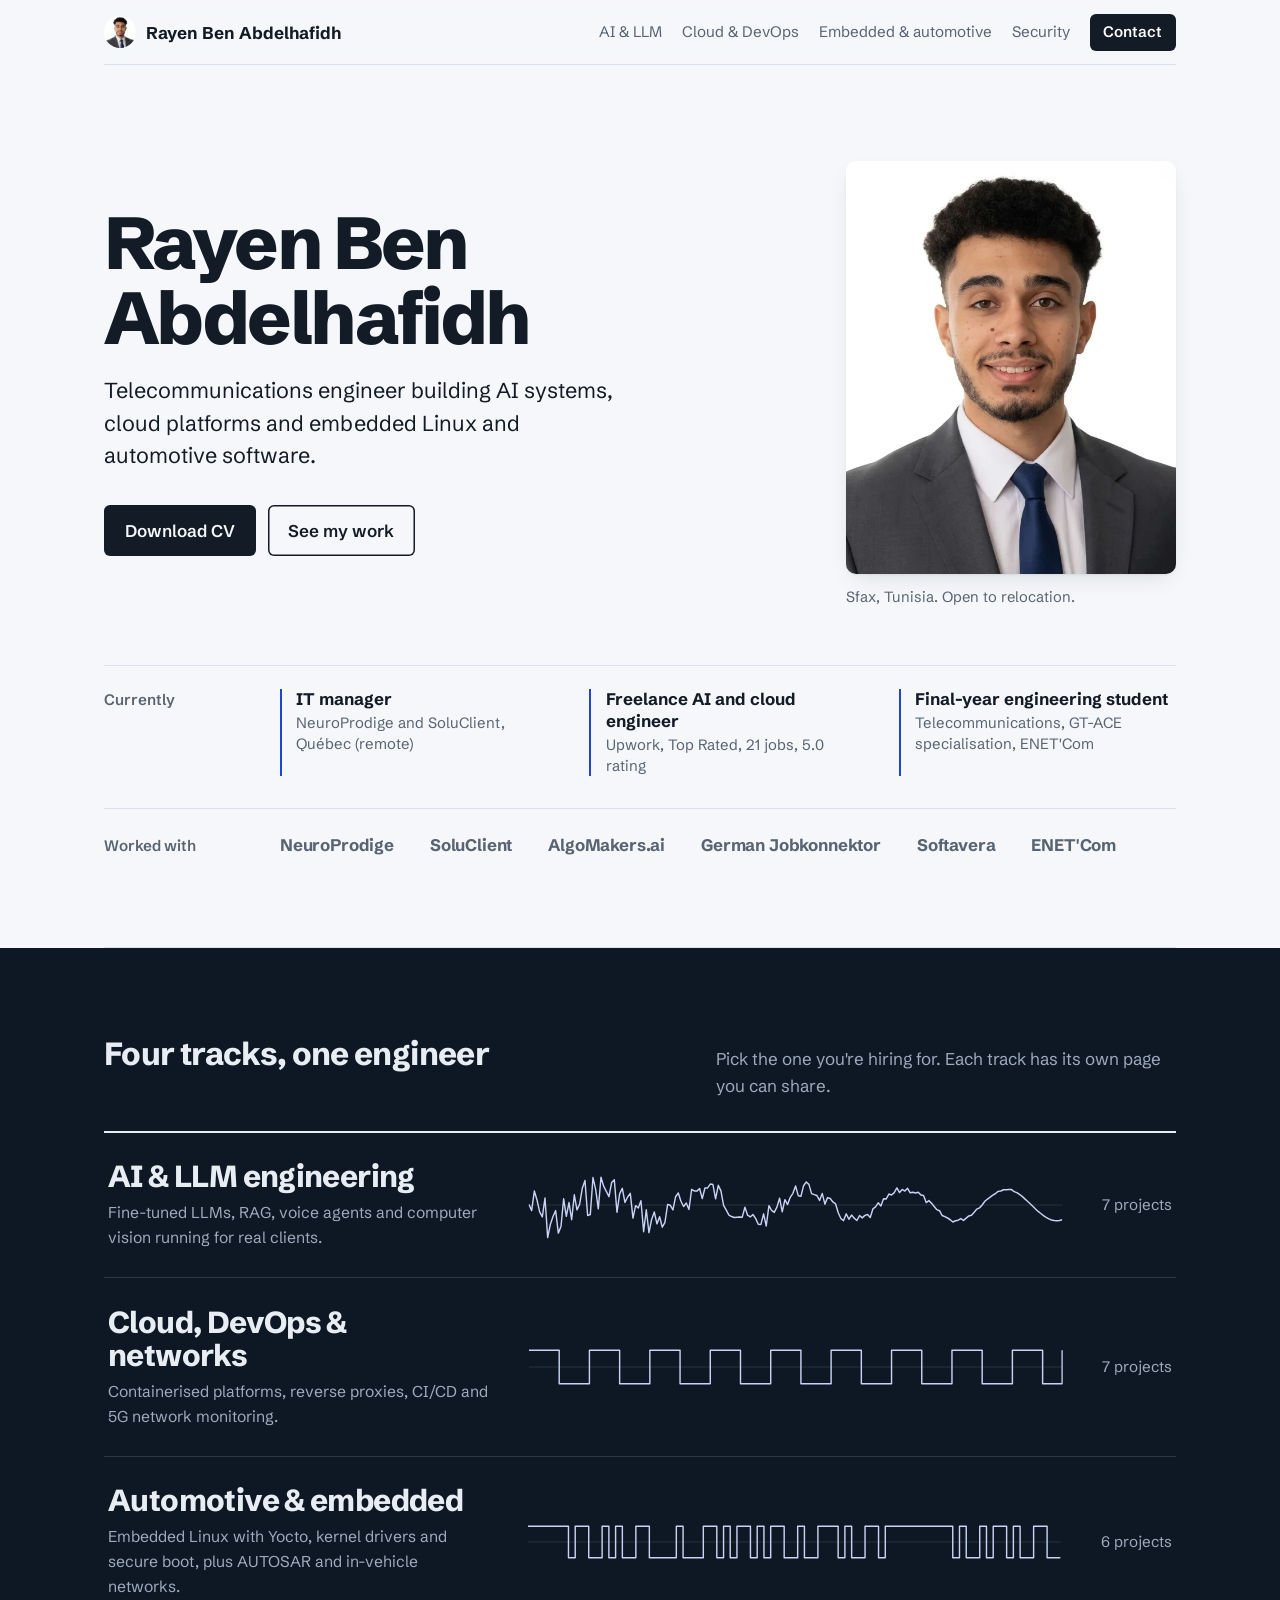
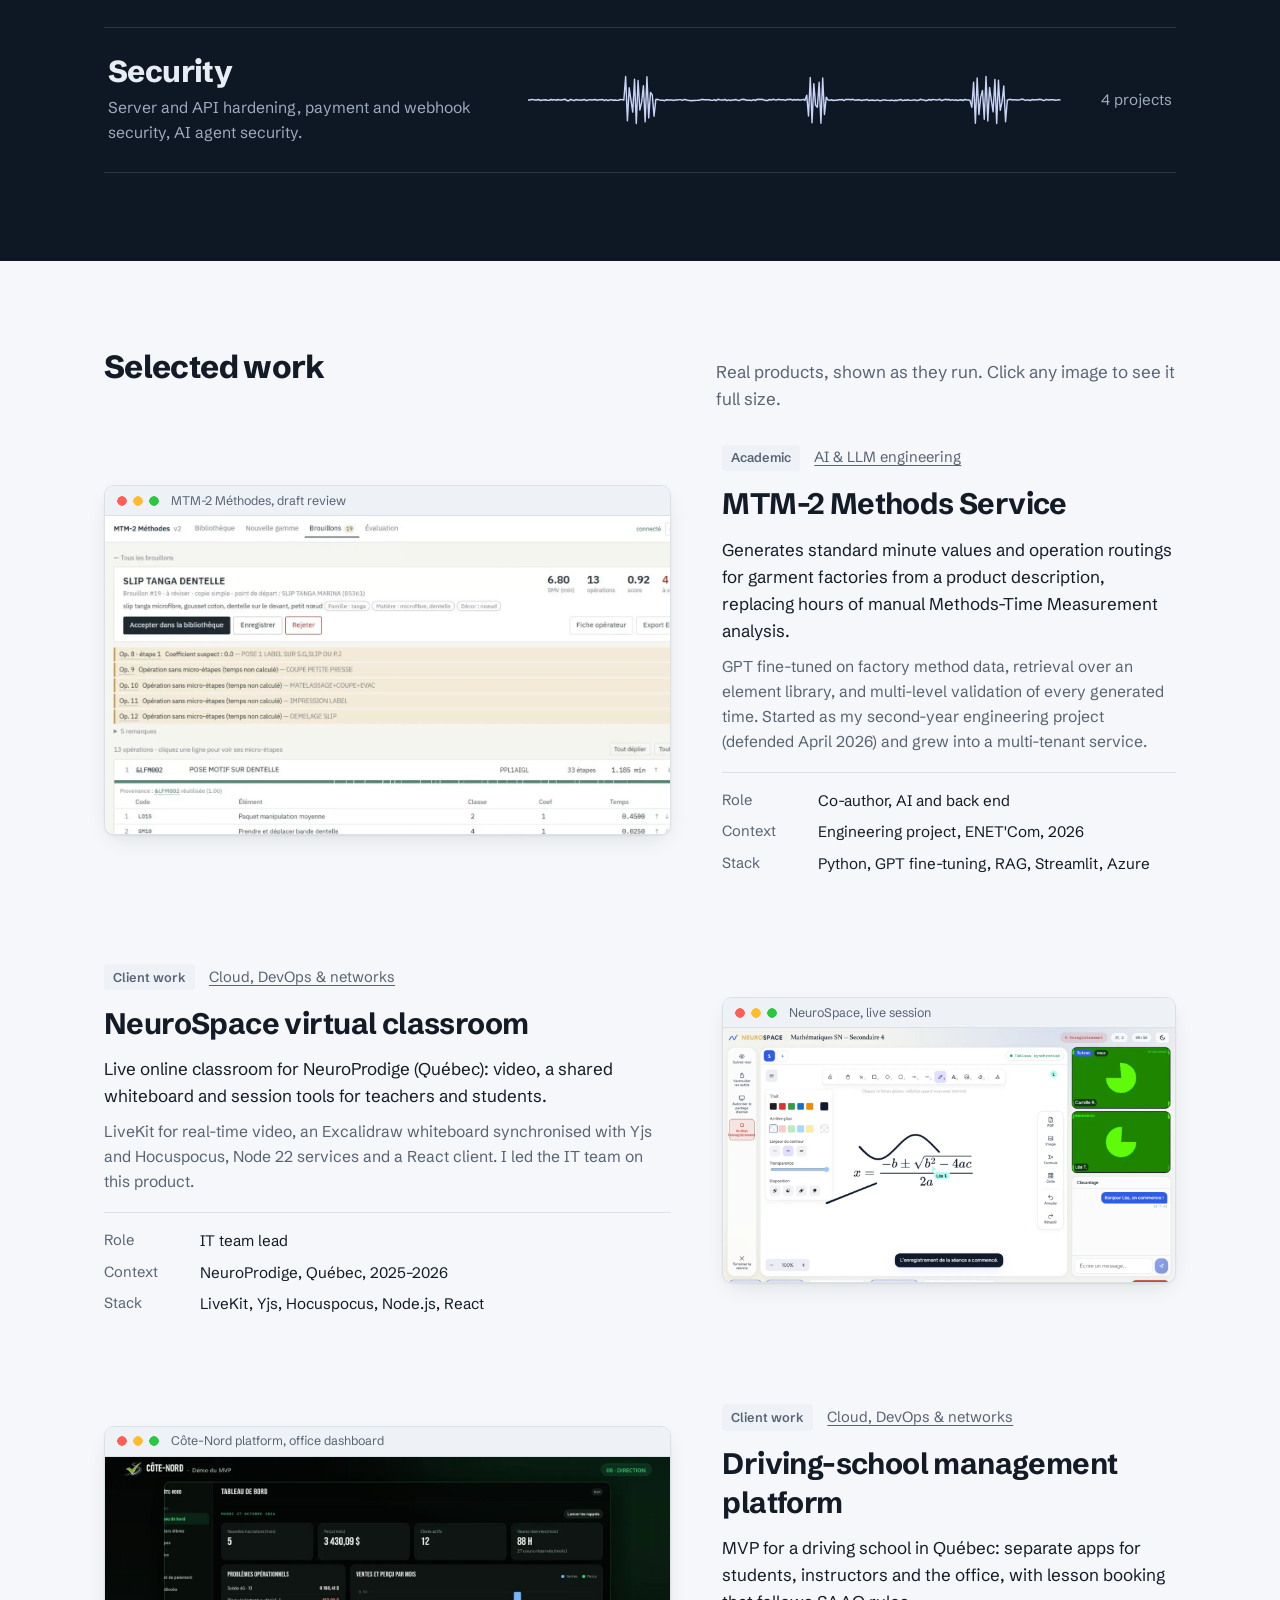
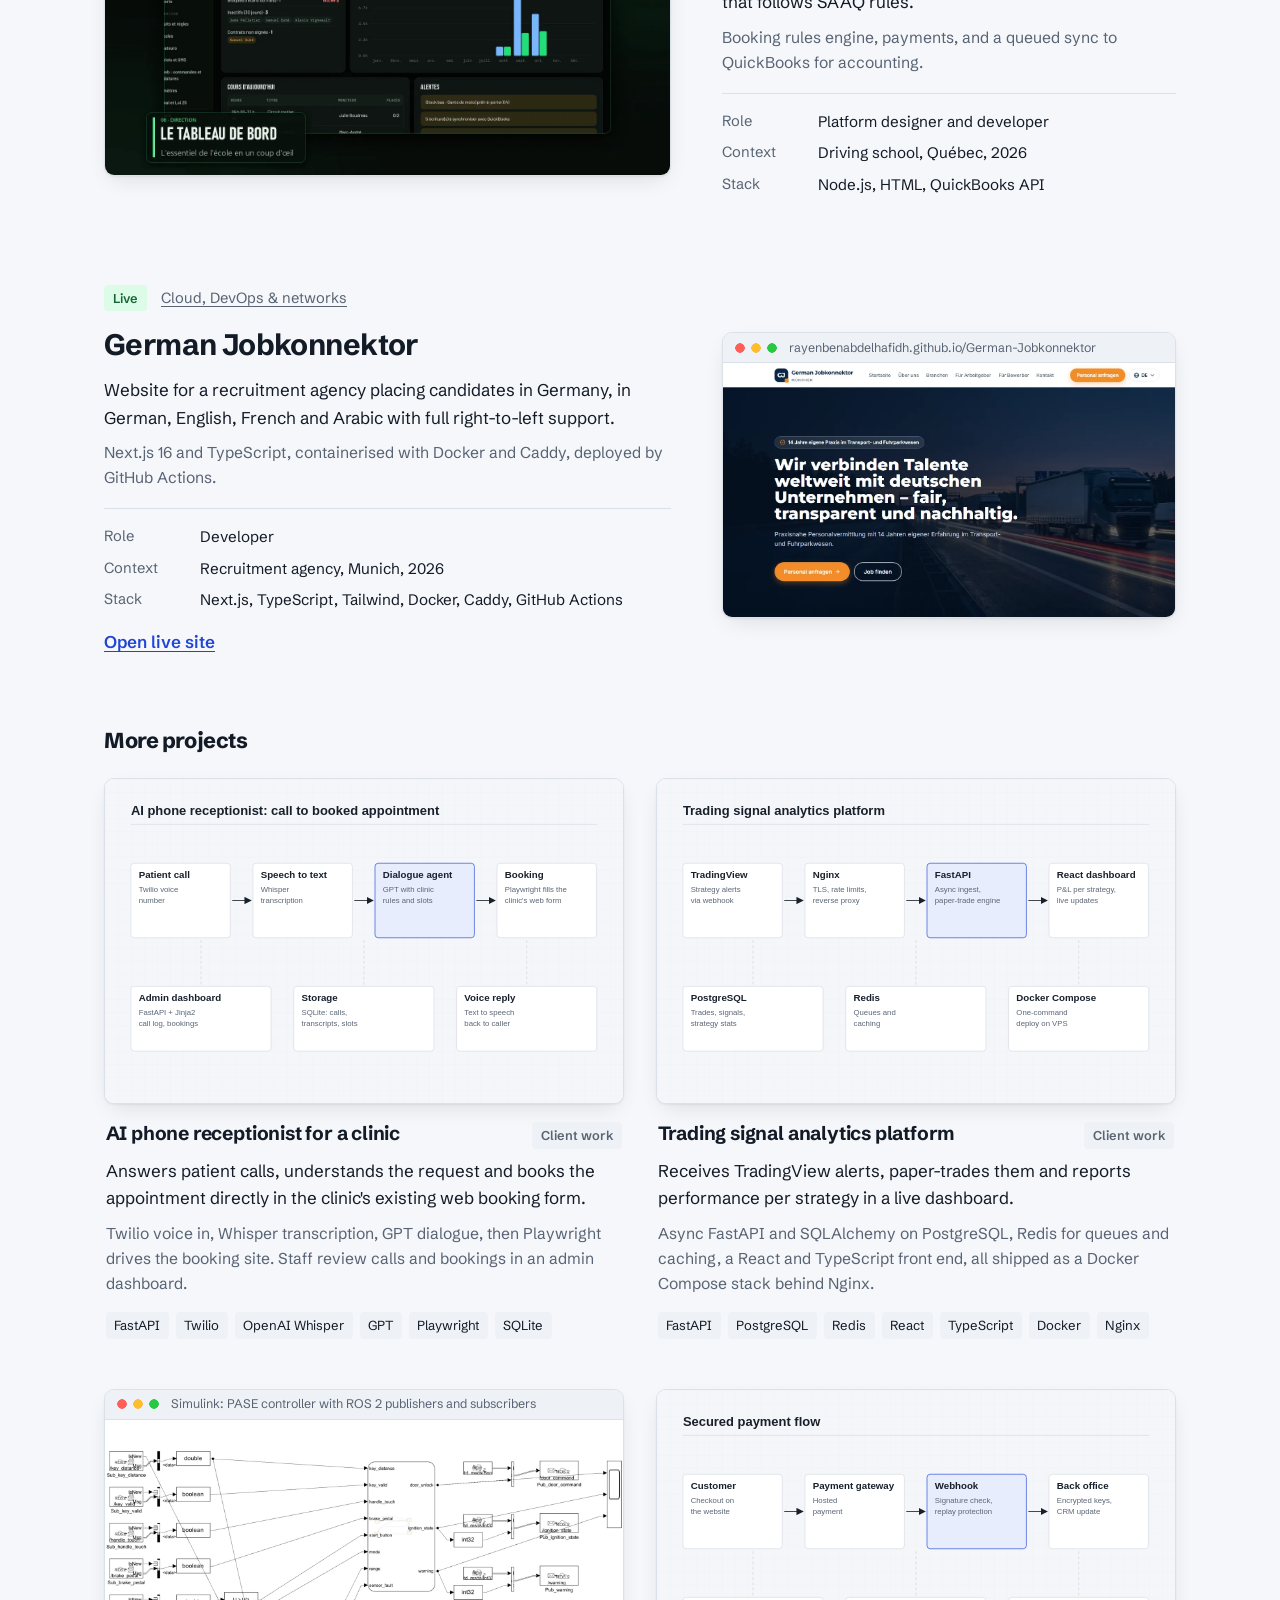
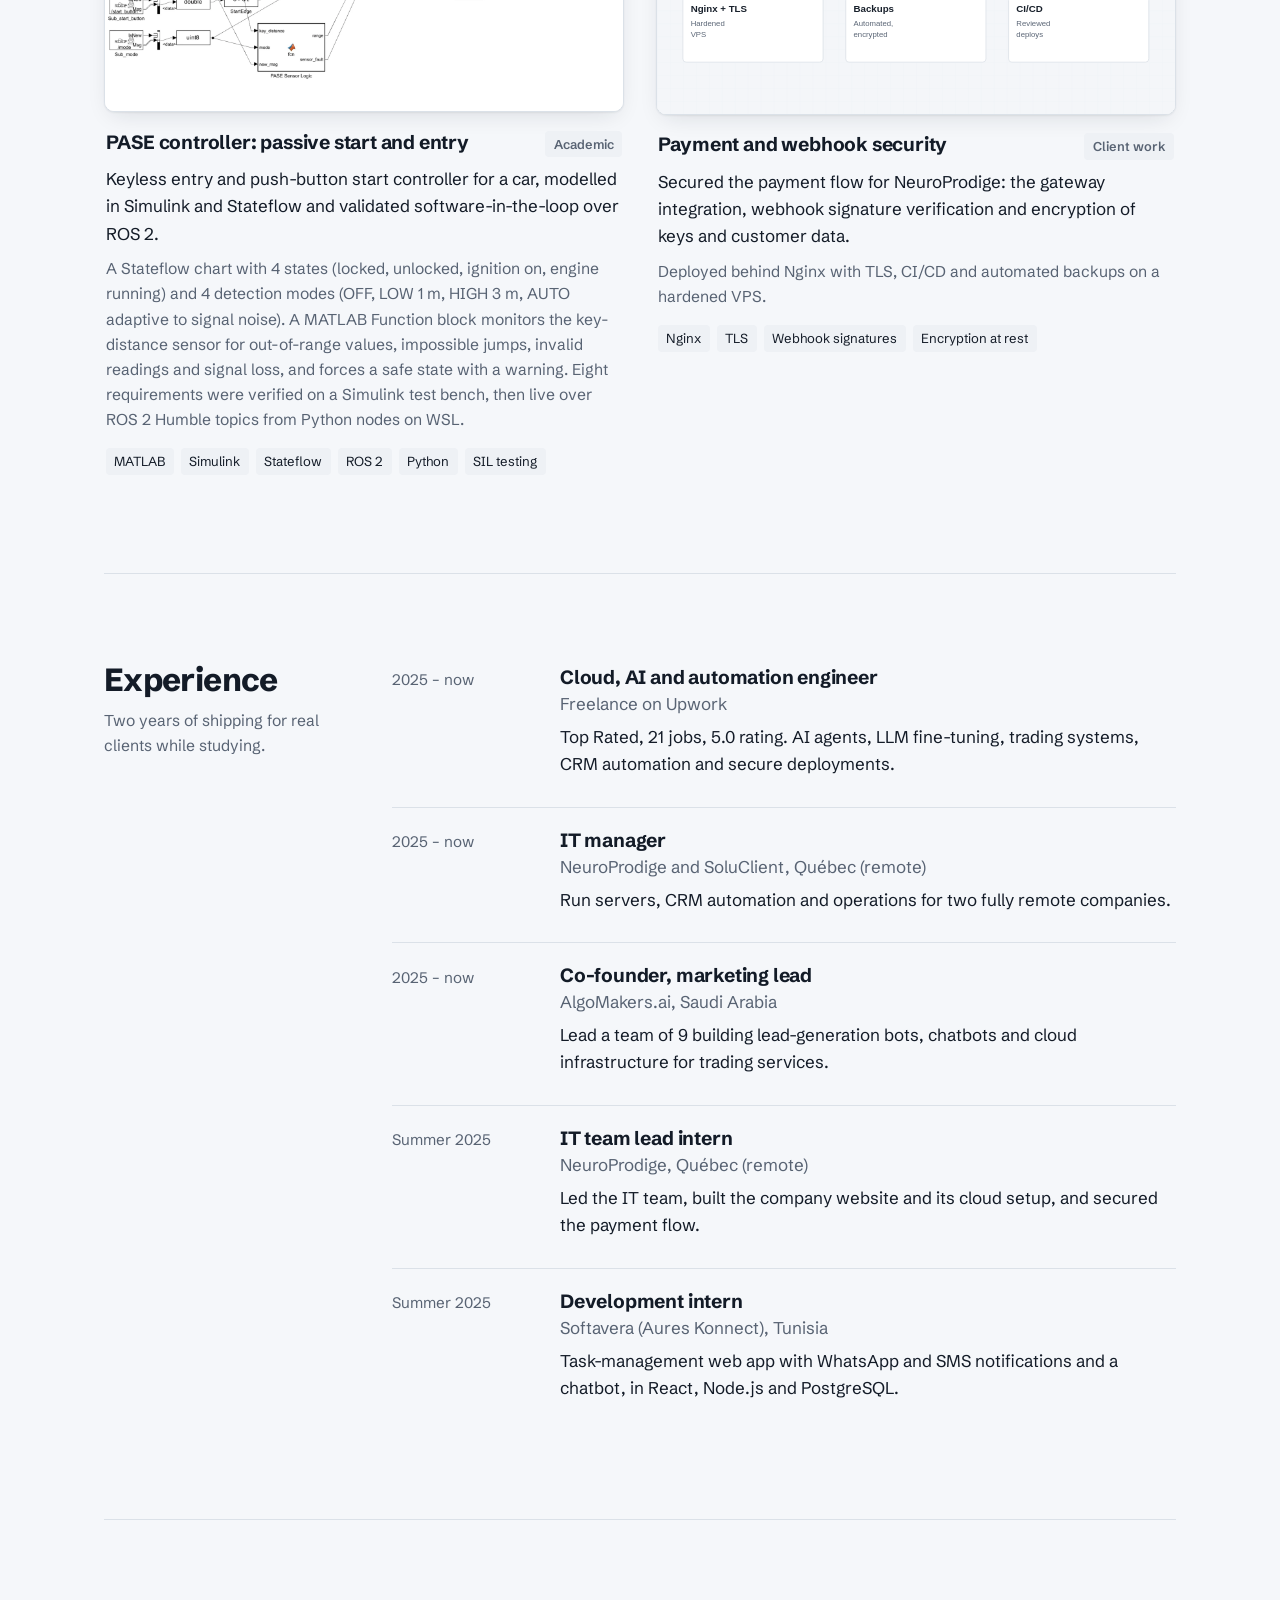
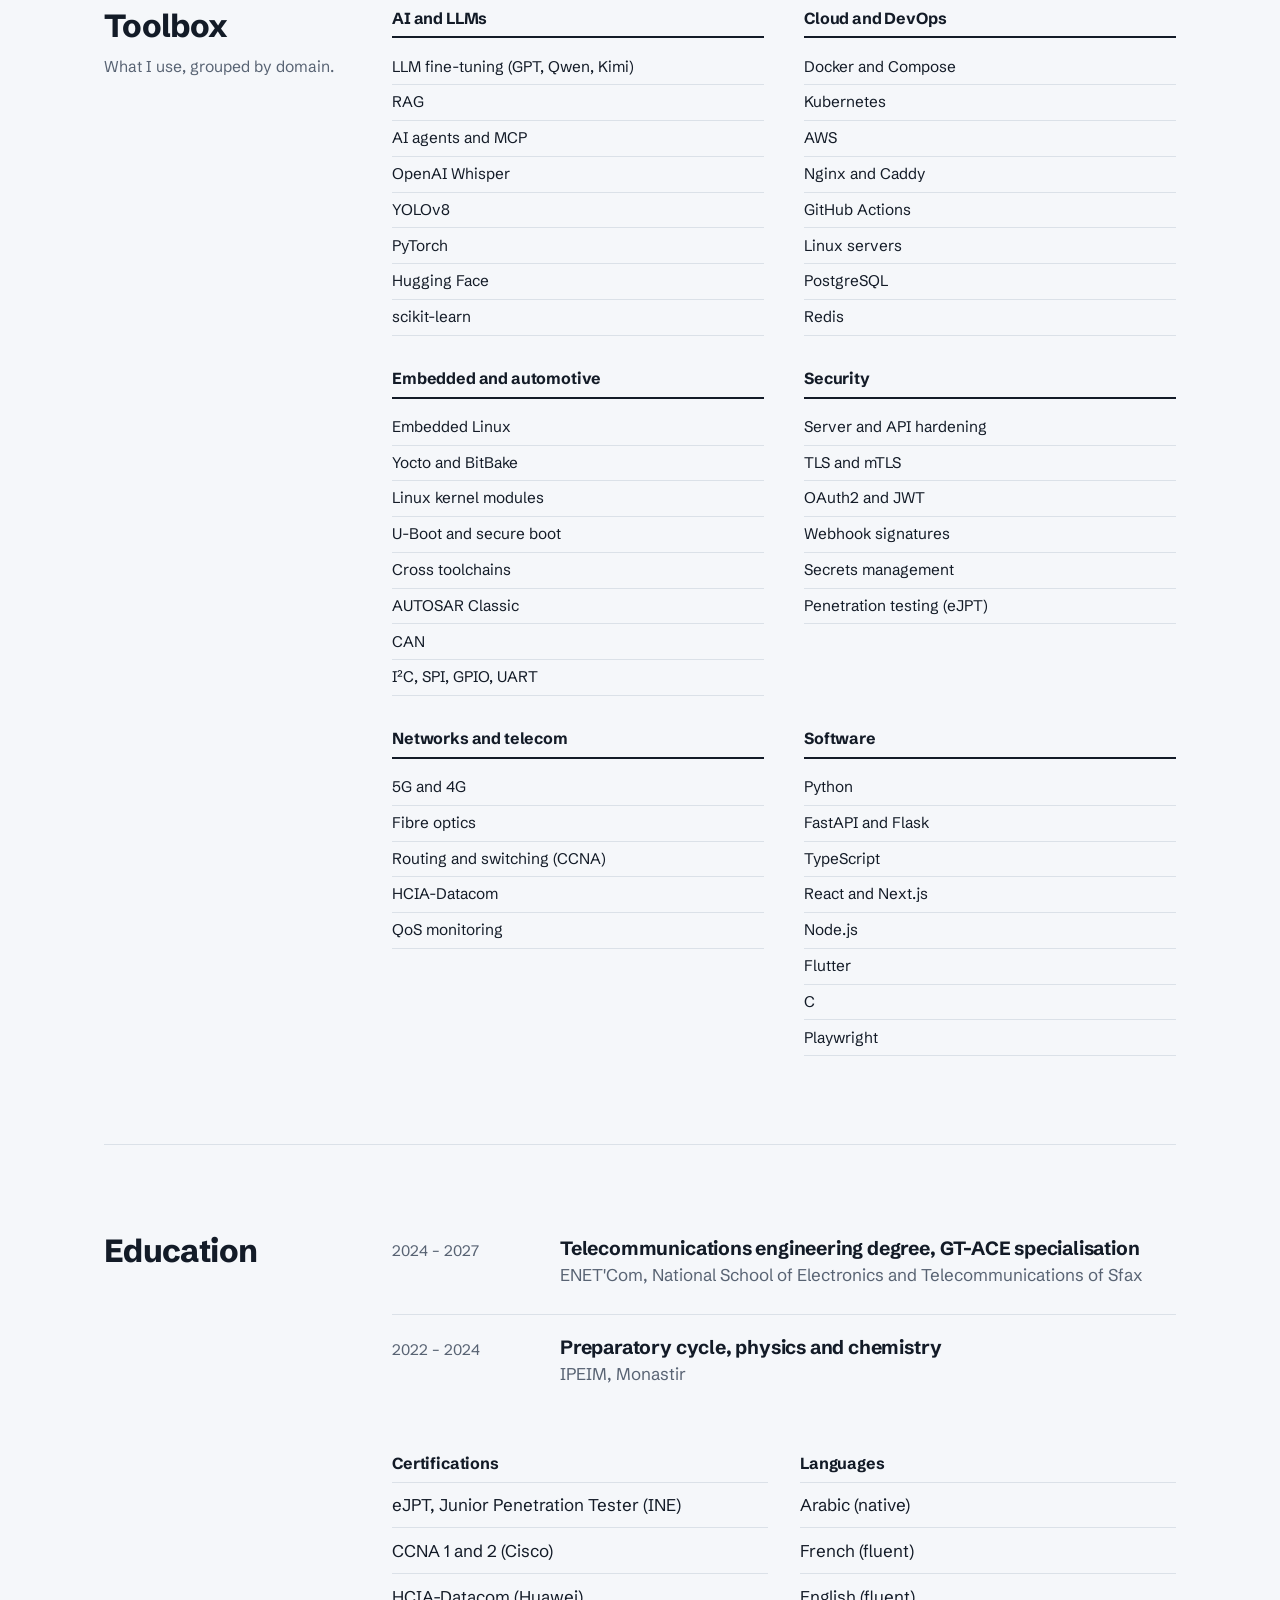
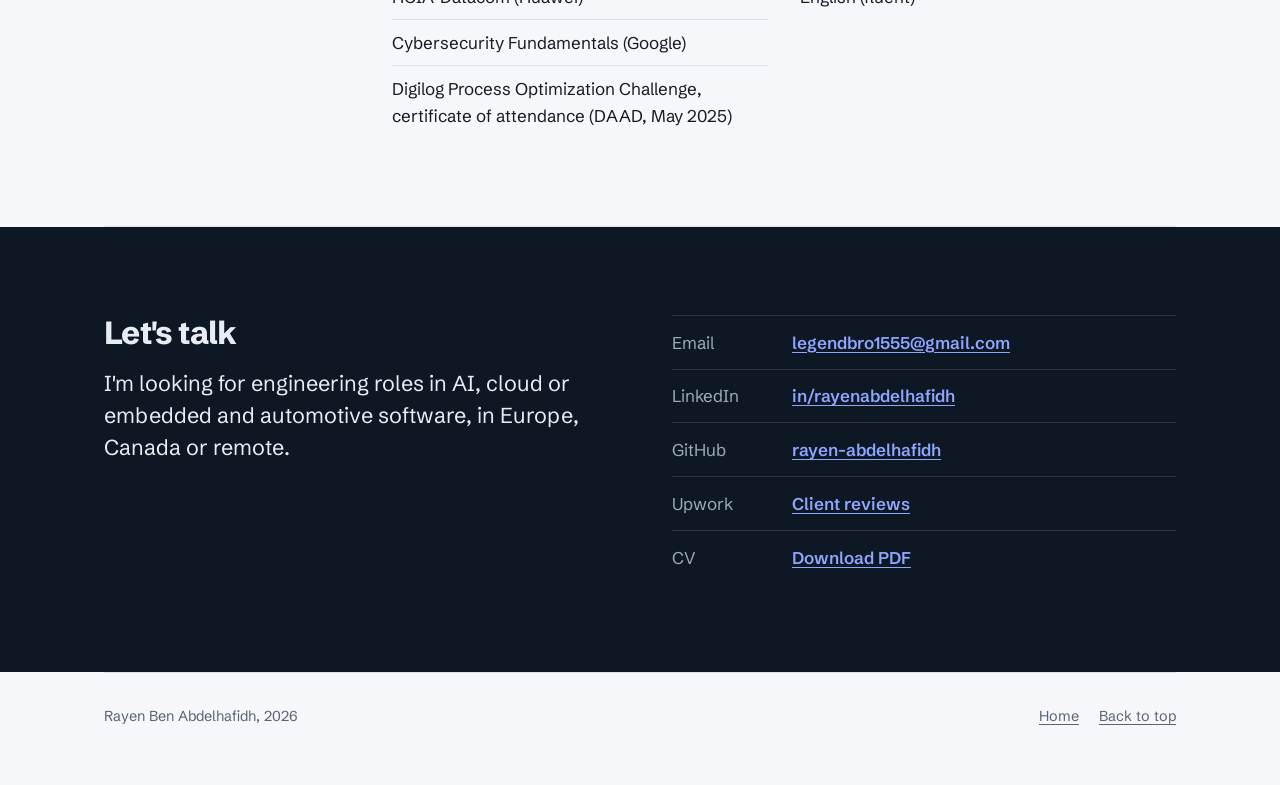
<file: index.html>
<!doctype html>
<html lang="en">
<head>
<meta charset="utf-8">
<meta name="viewport" content="width=device-width, initial-scale=1">
<title>Rayen Ben Abdelhafidh</title>
<meta name="description" content="Telecommunications engineer building AI systems, cloud platforms and embedded Linux and automotive software.">
<meta property="og:title" content="Rayen Ben Abdelhafidh">
<meta property="og:description" content="Telecommunications engineer building AI systems, cloud platforms and embedded Linux and automotive software.">
<meta property="og:image" content="https://rayen-abdelhafidh.github.io/img/og.jpg">
<meta name="twitter:card" content="summary_large_image">
<link rel="icon" href="img/rayen.webp">
<link rel="preconnect" href="https://fonts.googleapis.com">
<link rel="preconnect" href="https://fonts.gstatic.com" crossorigin>
<link href="https://fonts.googleapis.com/css2?family=Schibsted+Grotesk:wght@400;600;700;800&display=swap" rel="stylesheet">
<link rel="stylesheet" href="style.css?v=14">
</head>
<body data-page="home" data-root="">
<div class="wrap">
<header id="top"></header>
<main id="main"><noscript><p>This site needs JavaScript to show projects. Contact: legendbro1555@gmail.com</p></noscript></main>
<footer id="foot"></footer>
</div>
<script src="data.js?v=14"></script>
<script src="app.js?v=14"></script>
</body>
</html>
</file>
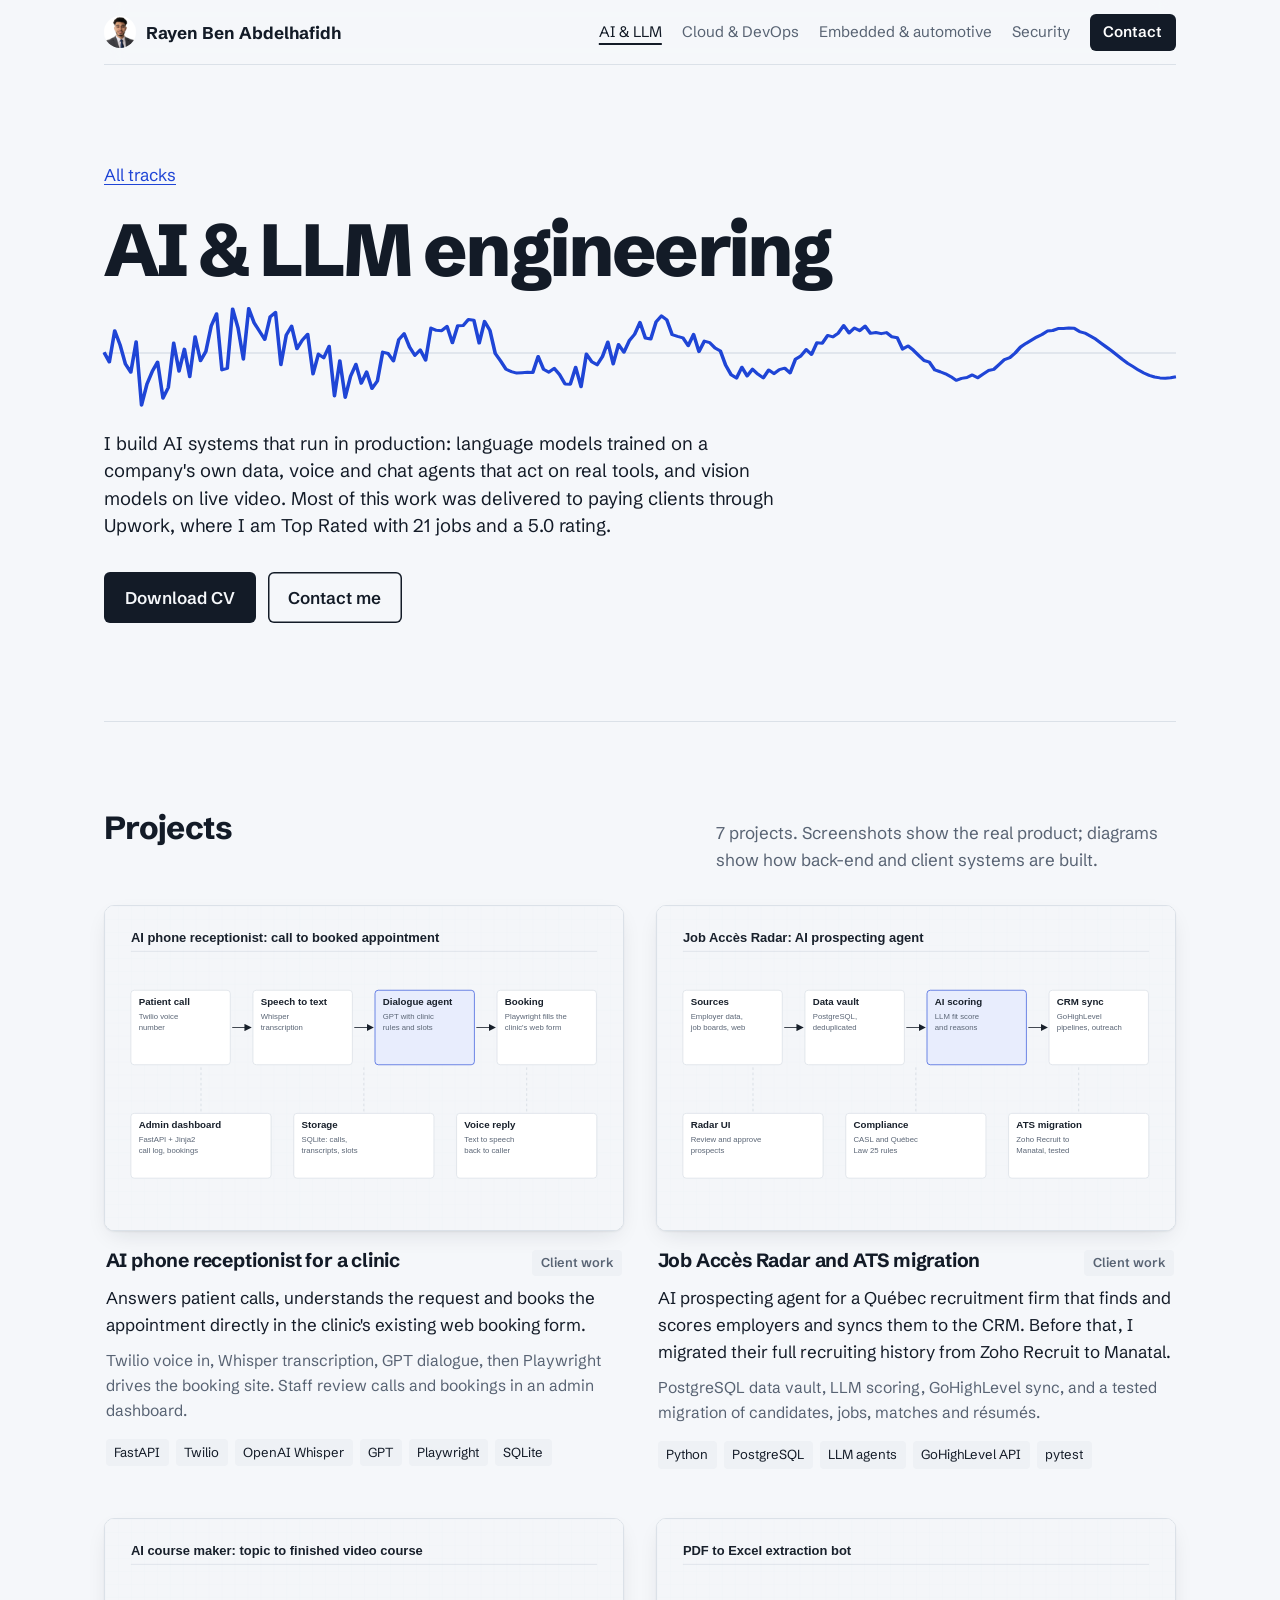
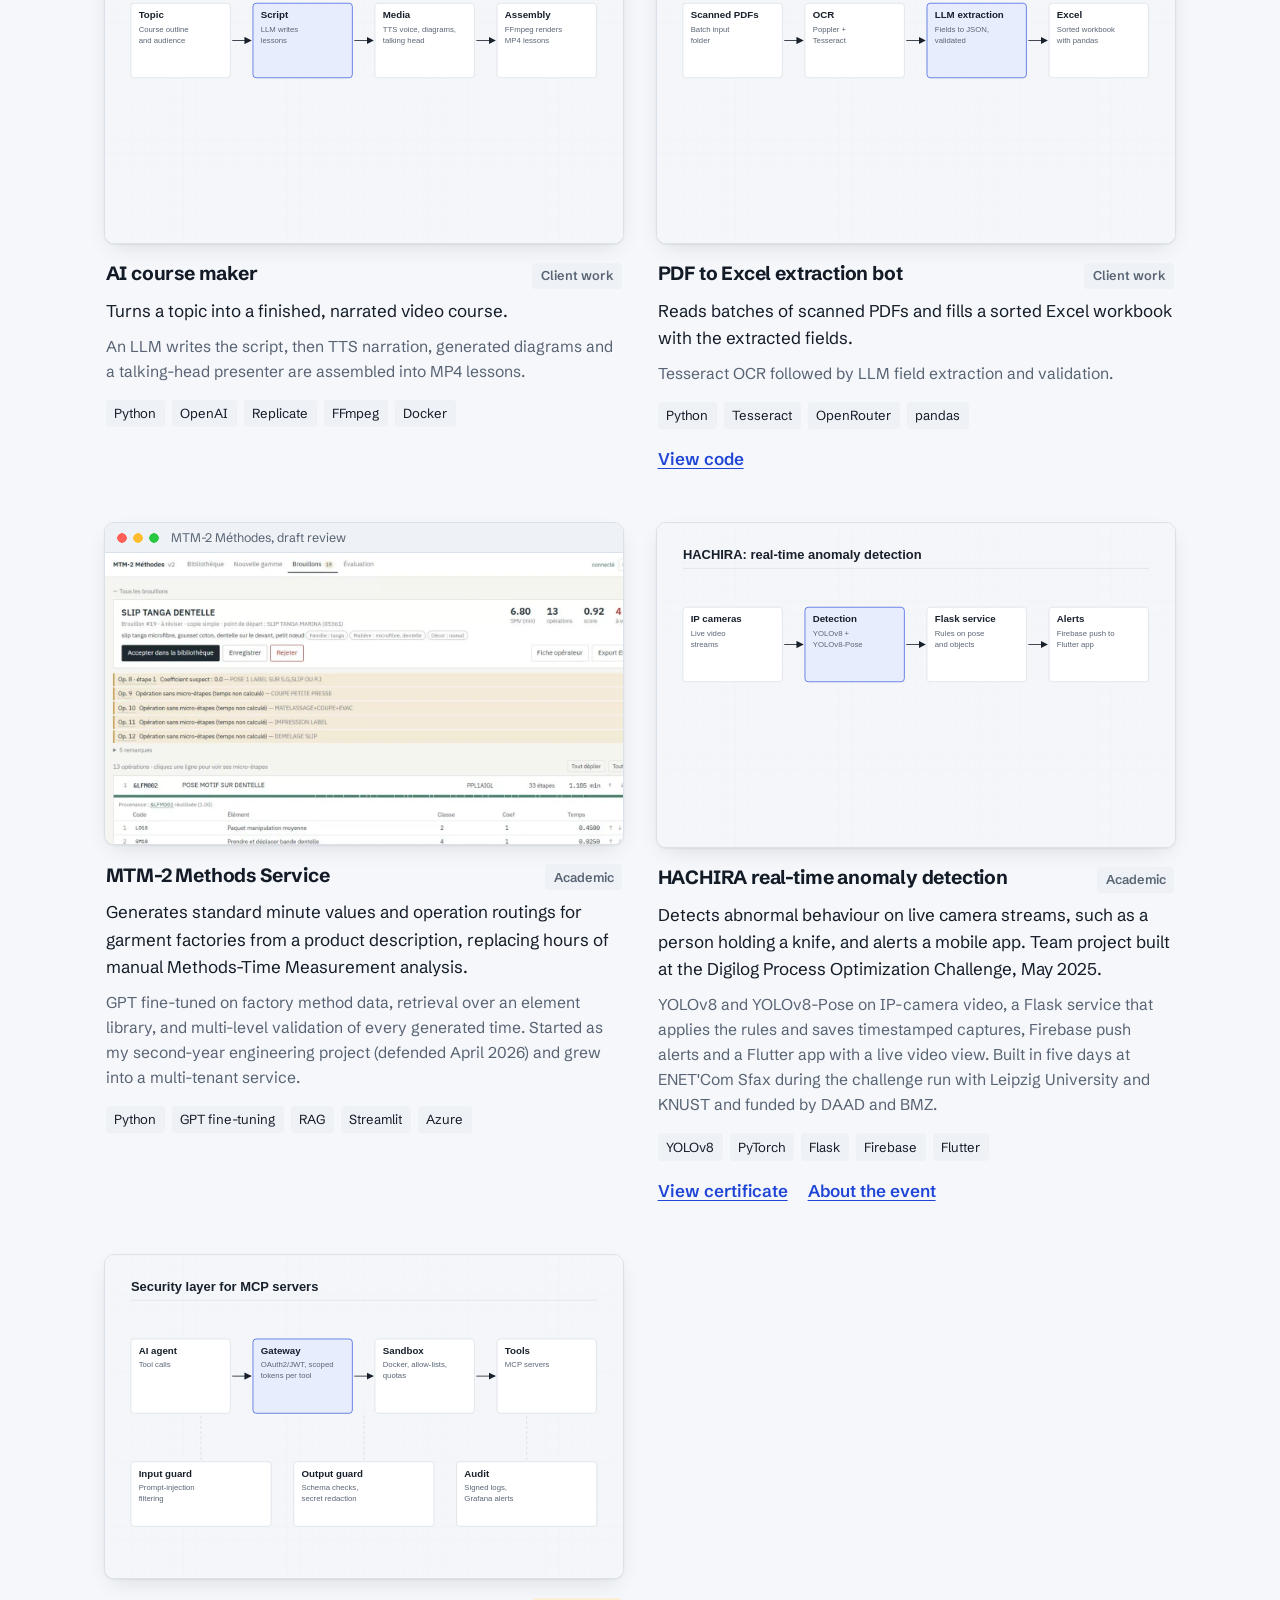
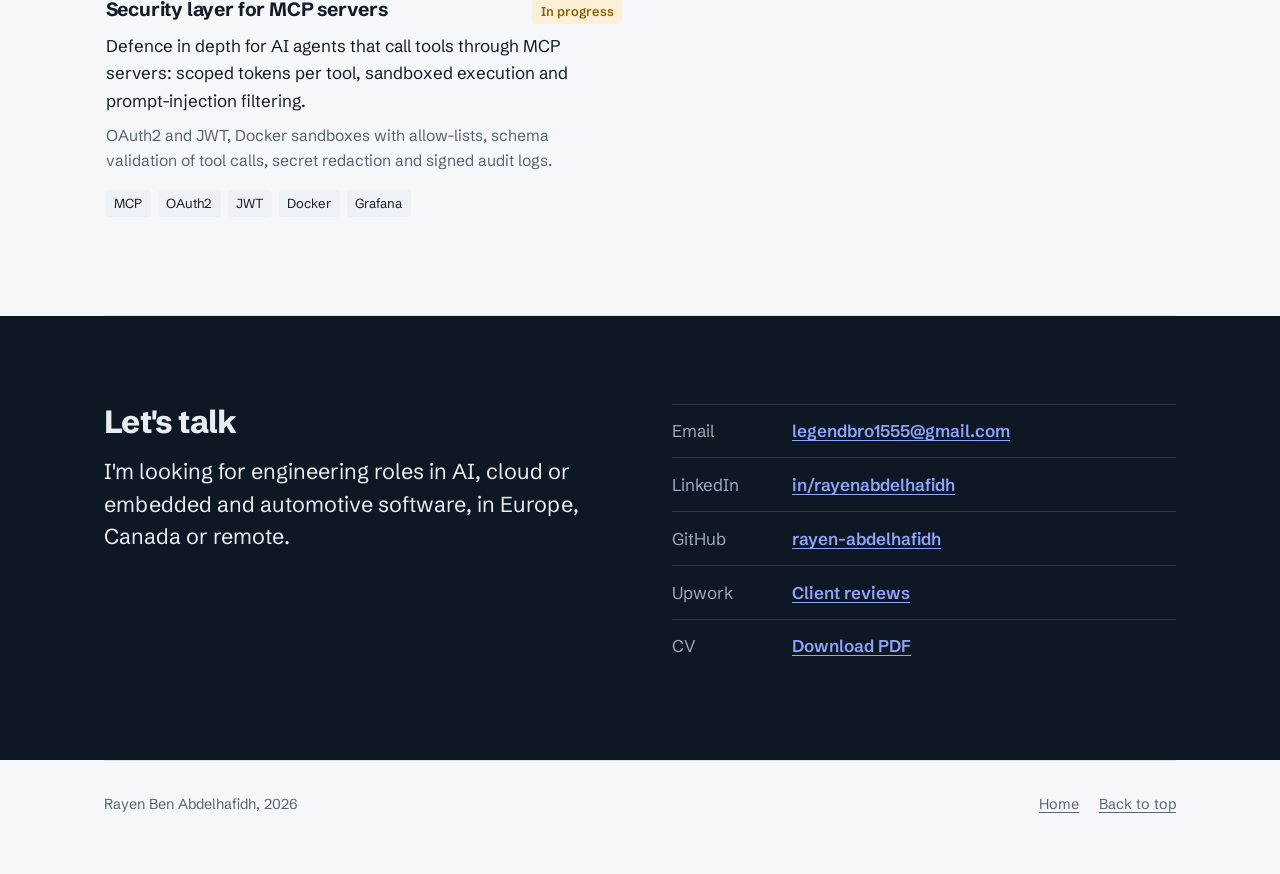
<file: ai/index.html>
<!doctype html>
<html lang="en">
<head>
<meta charset="utf-8">
<meta name="viewport" content="width=device-width, initial-scale=1">
<title>AI & LLM engineering | Rayen Ben Abdelhafidh</title>
<meta name="description" content="Fine-tuned LLMs, RAG, voice agents and computer vision projects by Rayen Ben Abdelhafidh.">
<meta property="og:title" content="AI & LLM engineering | Rayen Ben Abdelhafidh">
<meta property="og:description" content="Fine-tuned LLMs, RAG, voice agents and computer vision projects by Rayen Ben Abdelhafidh.">
<meta property="og:image" content="https://rayen-abdelhafidh.github.io/img/og.jpg">
<meta name="twitter:card" content="summary_large_image">
<link rel="icon" href="../img/rayen.webp">
<link rel="preconnect" href="https://fonts.googleapis.com">
<link rel="preconnect" href="https://fonts.gstatic.com" crossorigin>
<link href="https://fonts.googleapis.com/css2?family=Schibsted+Grotesk:wght@400;600;700;800&display=swap" rel="stylesheet">
<link rel="stylesheet" href="../style.css?v=14">
</head>
<body data-page="ai" data-root="../">
<div class="wrap">
<header id="top"></header>
<main id="main"><noscript><p>This site needs JavaScript to show projects. Contact: legendbro1555@gmail.com</p></noscript></main>
<footer id="foot"></footer>
</div>
<script src="../data.js?v=14"></script>
<script src="../app.js?v=14"></script>
</body>
</html>
</file>
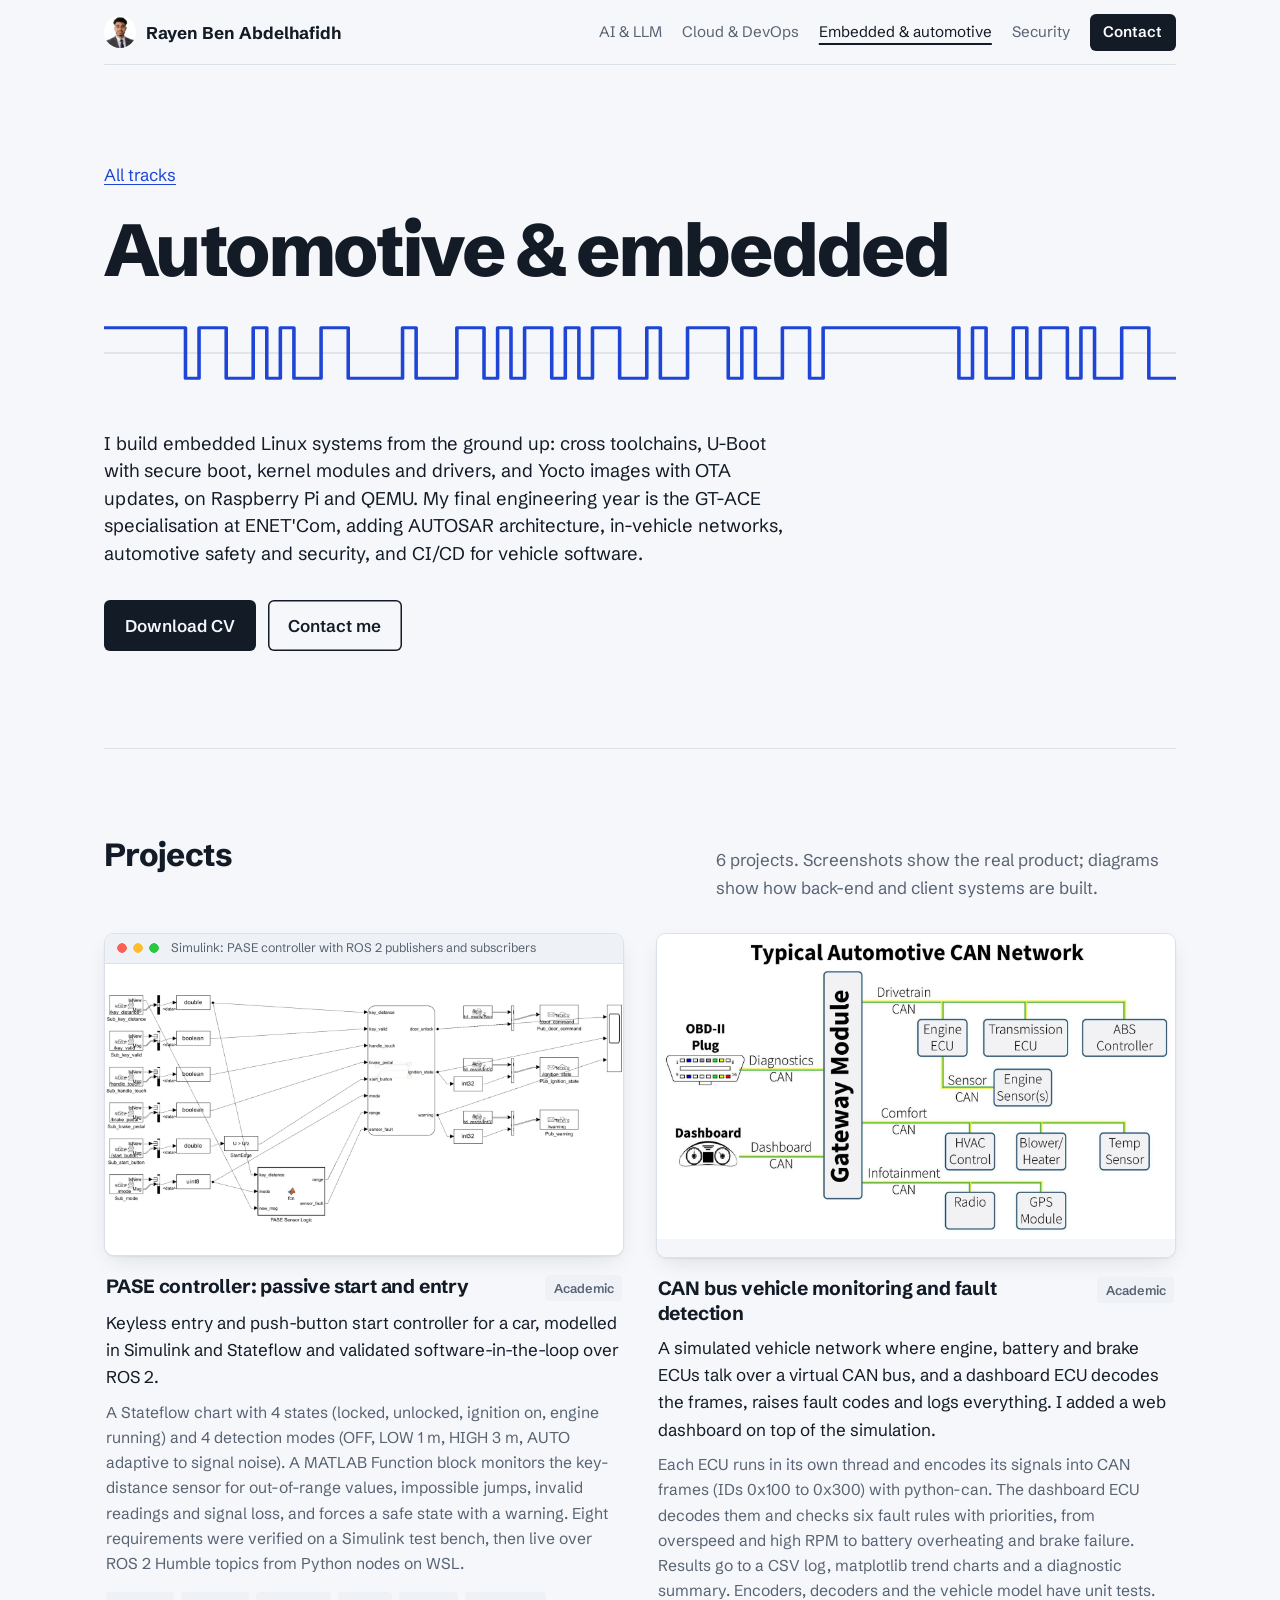
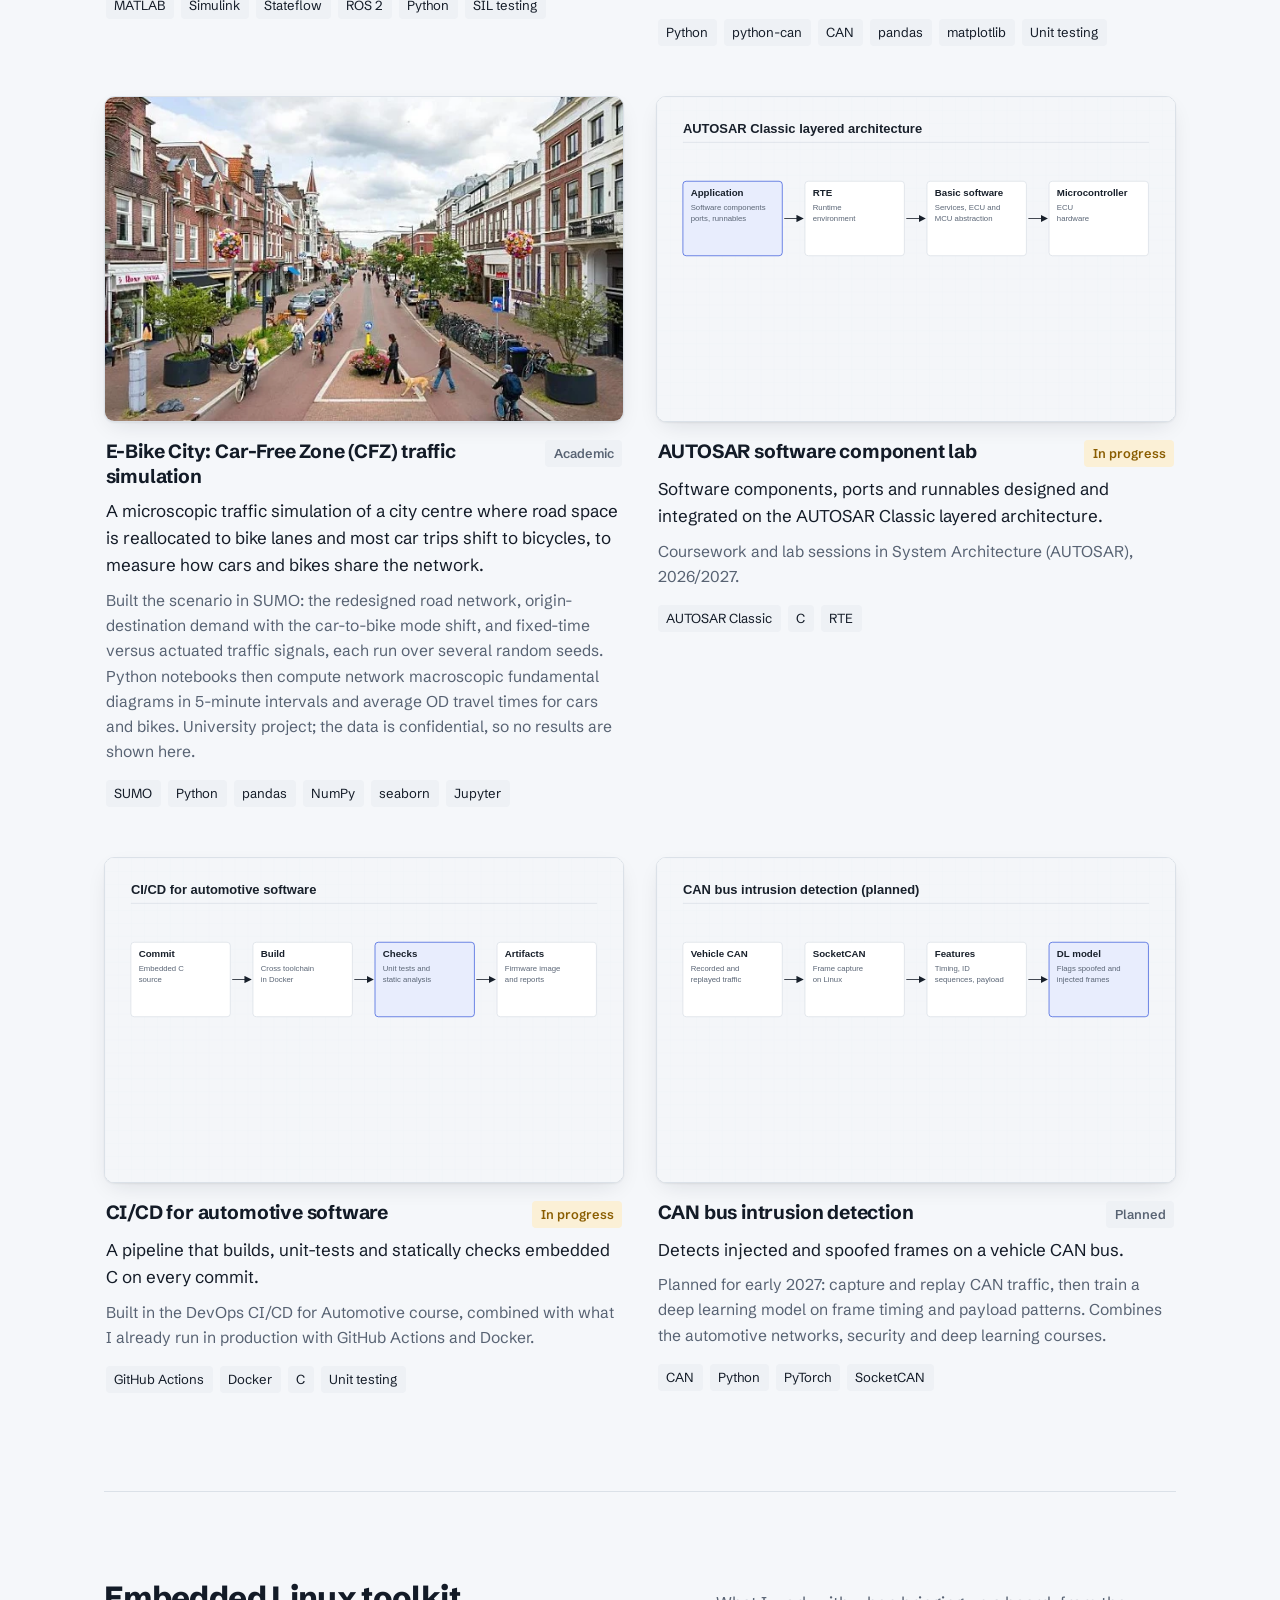
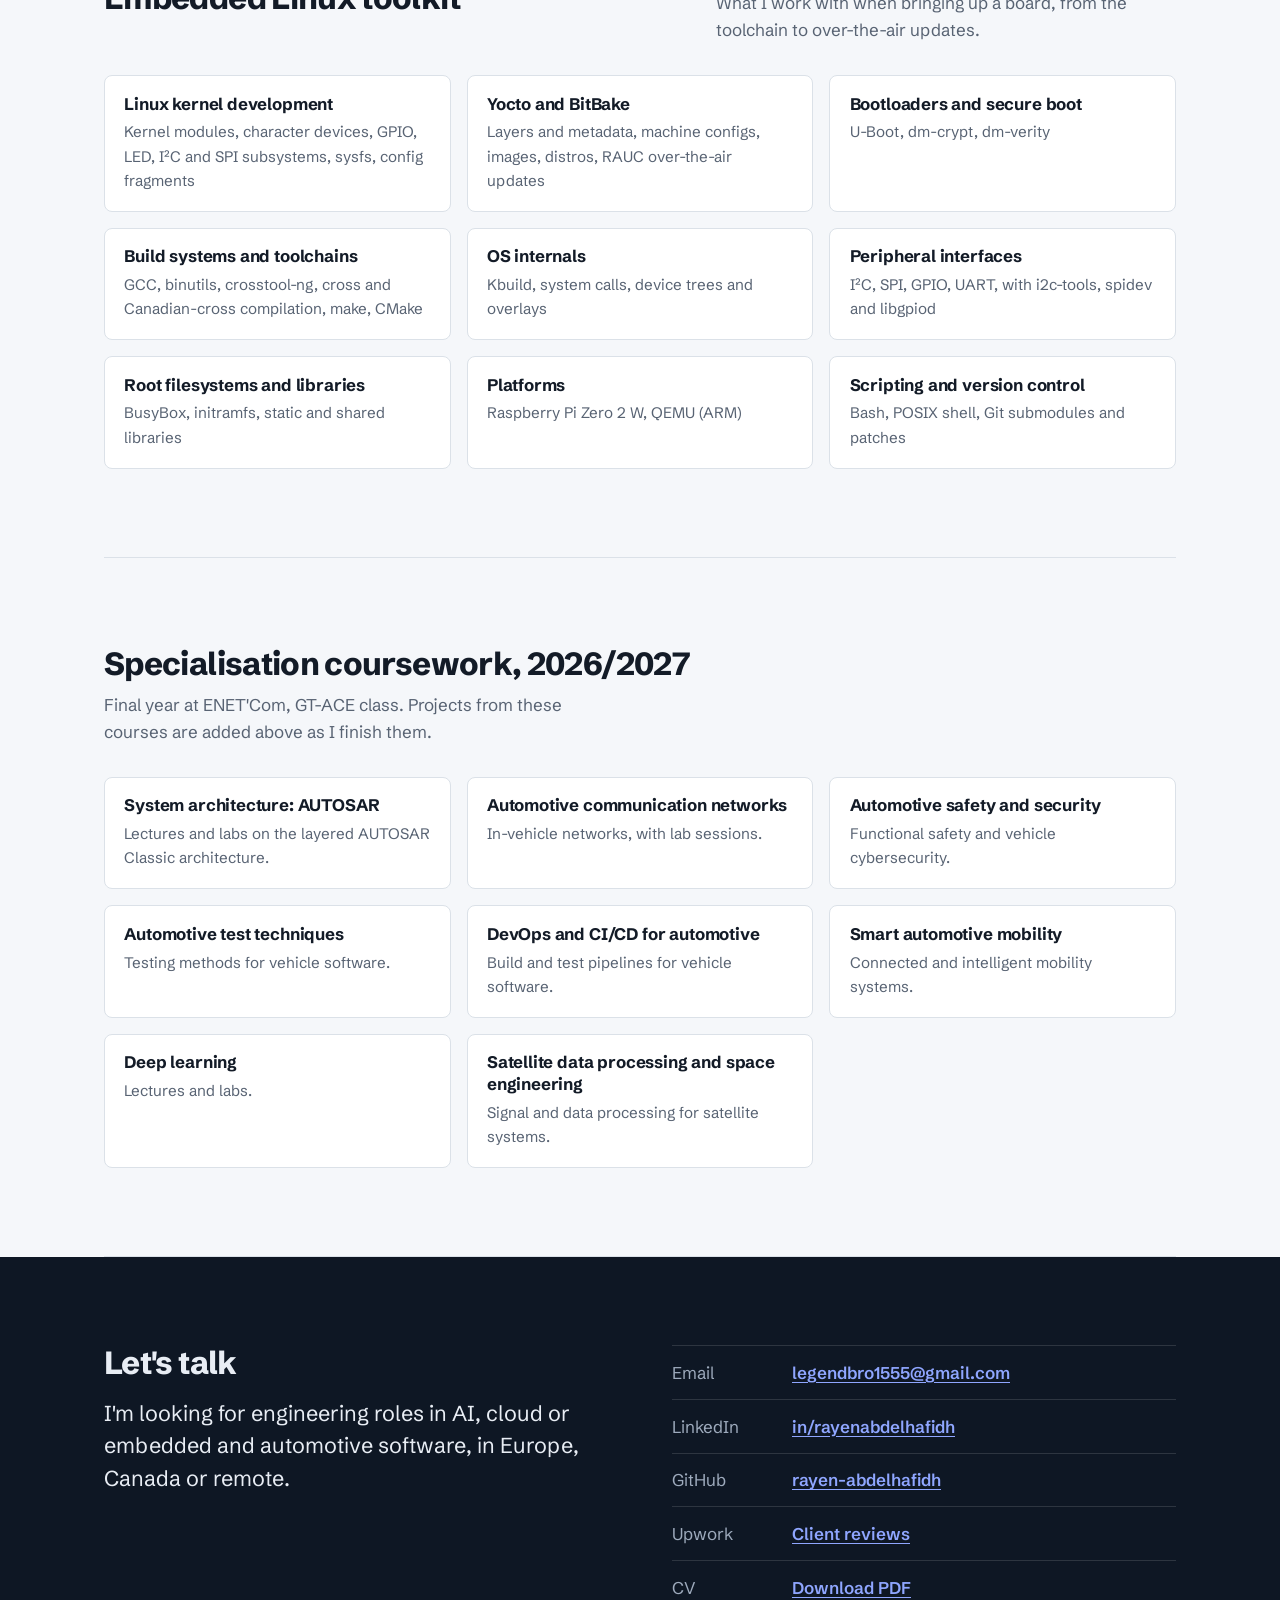
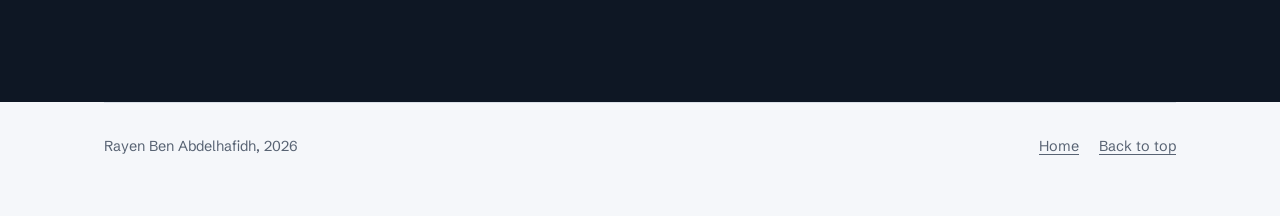
<file: automotive/index.html>
<!doctype html>
<html lang="en">
<head>
<meta charset="utf-8">
<meta name="viewport" content="width=device-width, initial-scale=1">
<title>Automotive & embedded | Rayen Ben Abdelhafidh</title>
<meta name="description" content="AUTOSAR, in-vehicle networks and automotive software work by Rayen Ben Abdelhafidh.">
<meta property="og:title" content="Automotive & embedded | Rayen Ben Abdelhafidh">
<meta property="og:description" content="AUTOSAR, in-vehicle networks and automotive software work by Rayen Ben Abdelhafidh.">
<meta property="og:image" content="https://rayen-abdelhafidh.github.io/img/og.jpg">
<meta name="twitter:card" content="summary_large_image">
<link rel="icon" href="../img/rayen.webp">
<link rel="preconnect" href="https://fonts.googleapis.com">
<link rel="preconnect" href="https://fonts.gstatic.com" crossorigin>
<link href="https://fonts.googleapis.com/css2?family=Schibsted+Grotesk:wght@400;600;700;800&display=swap" rel="stylesheet">
<link rel="stylesheet" href="../style.css?v=14">
</head>
<body data-page="automotive" data-root="../">
<div class="wrap">
<header id="top"></header>
<main id="main"><noscript><p>This site needs JavaScript to show projects. Contact: legendbro1555@gmail.com</p></noscript></main>
<footer id="foot"></footer>
</div>
<script src="../data.js?v=14"></script>
<script src="../app.js?v=14"></script>
</body>
</html>
</file>
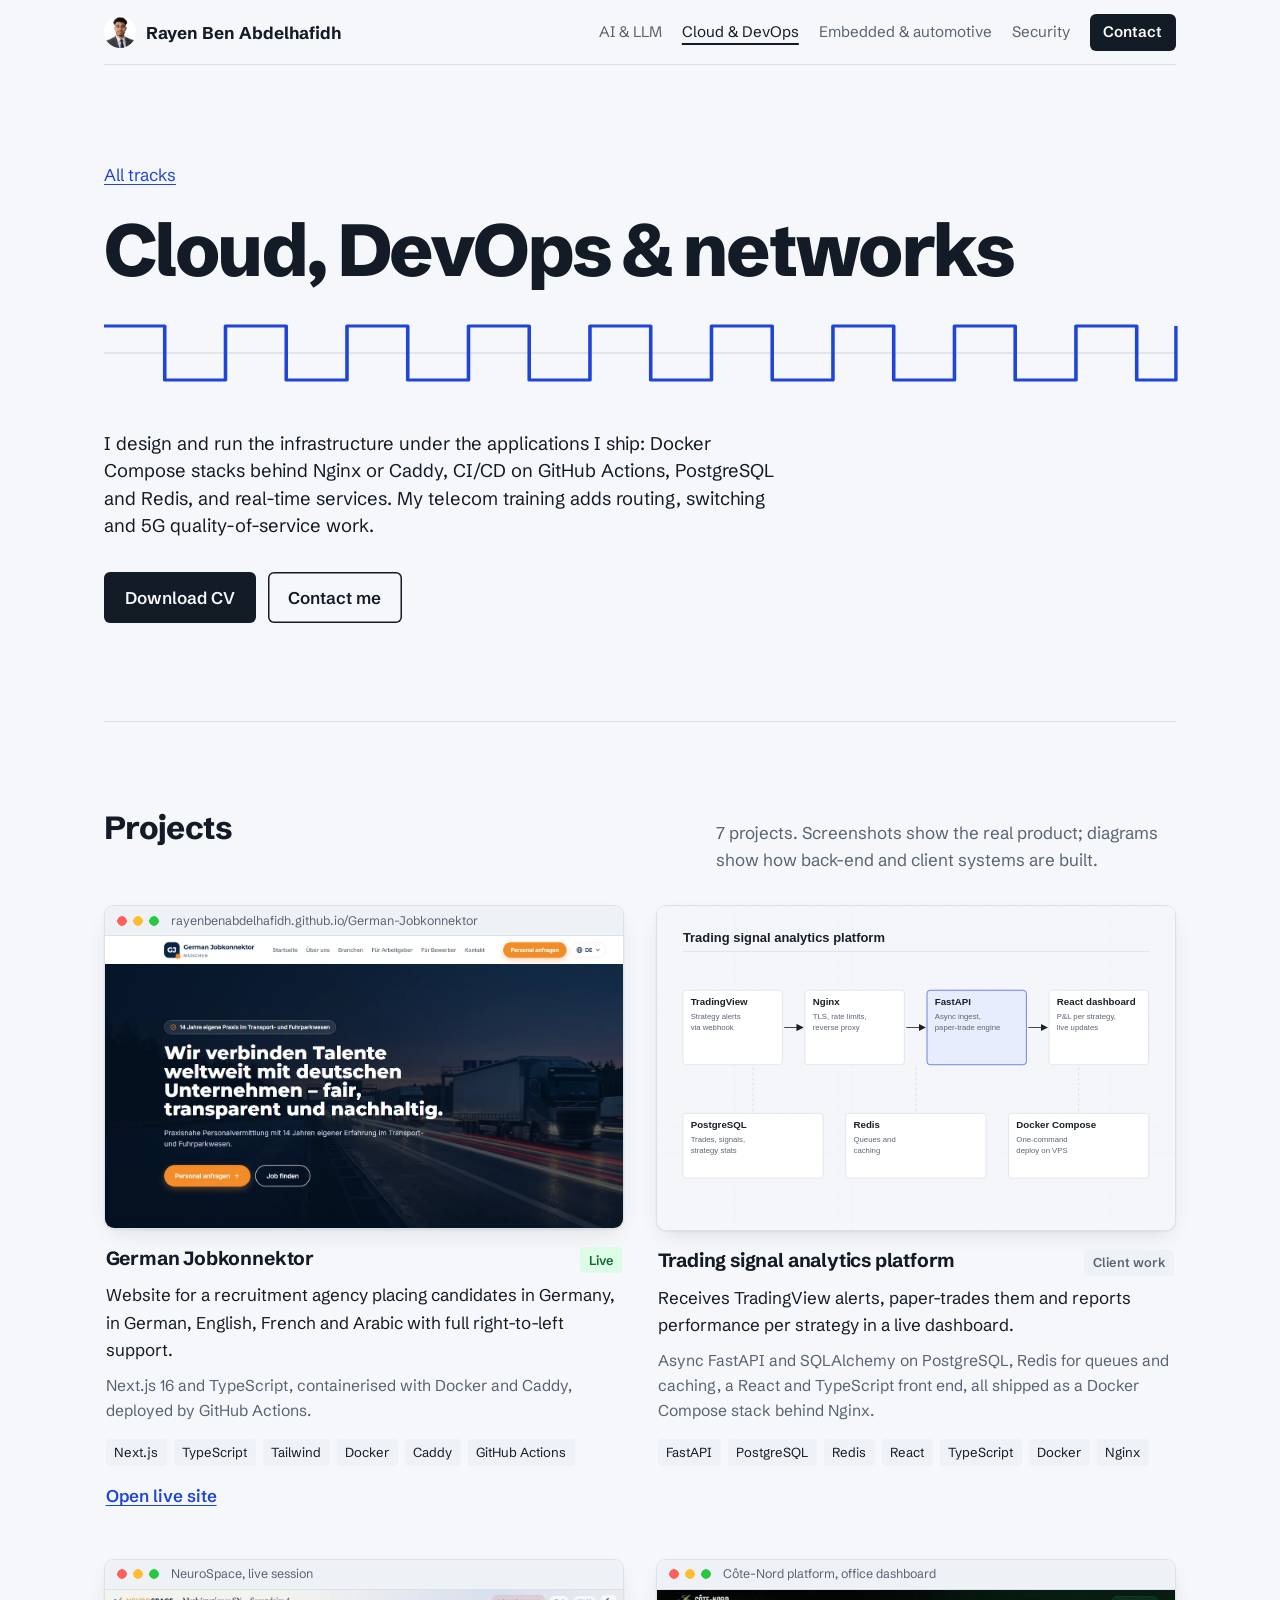
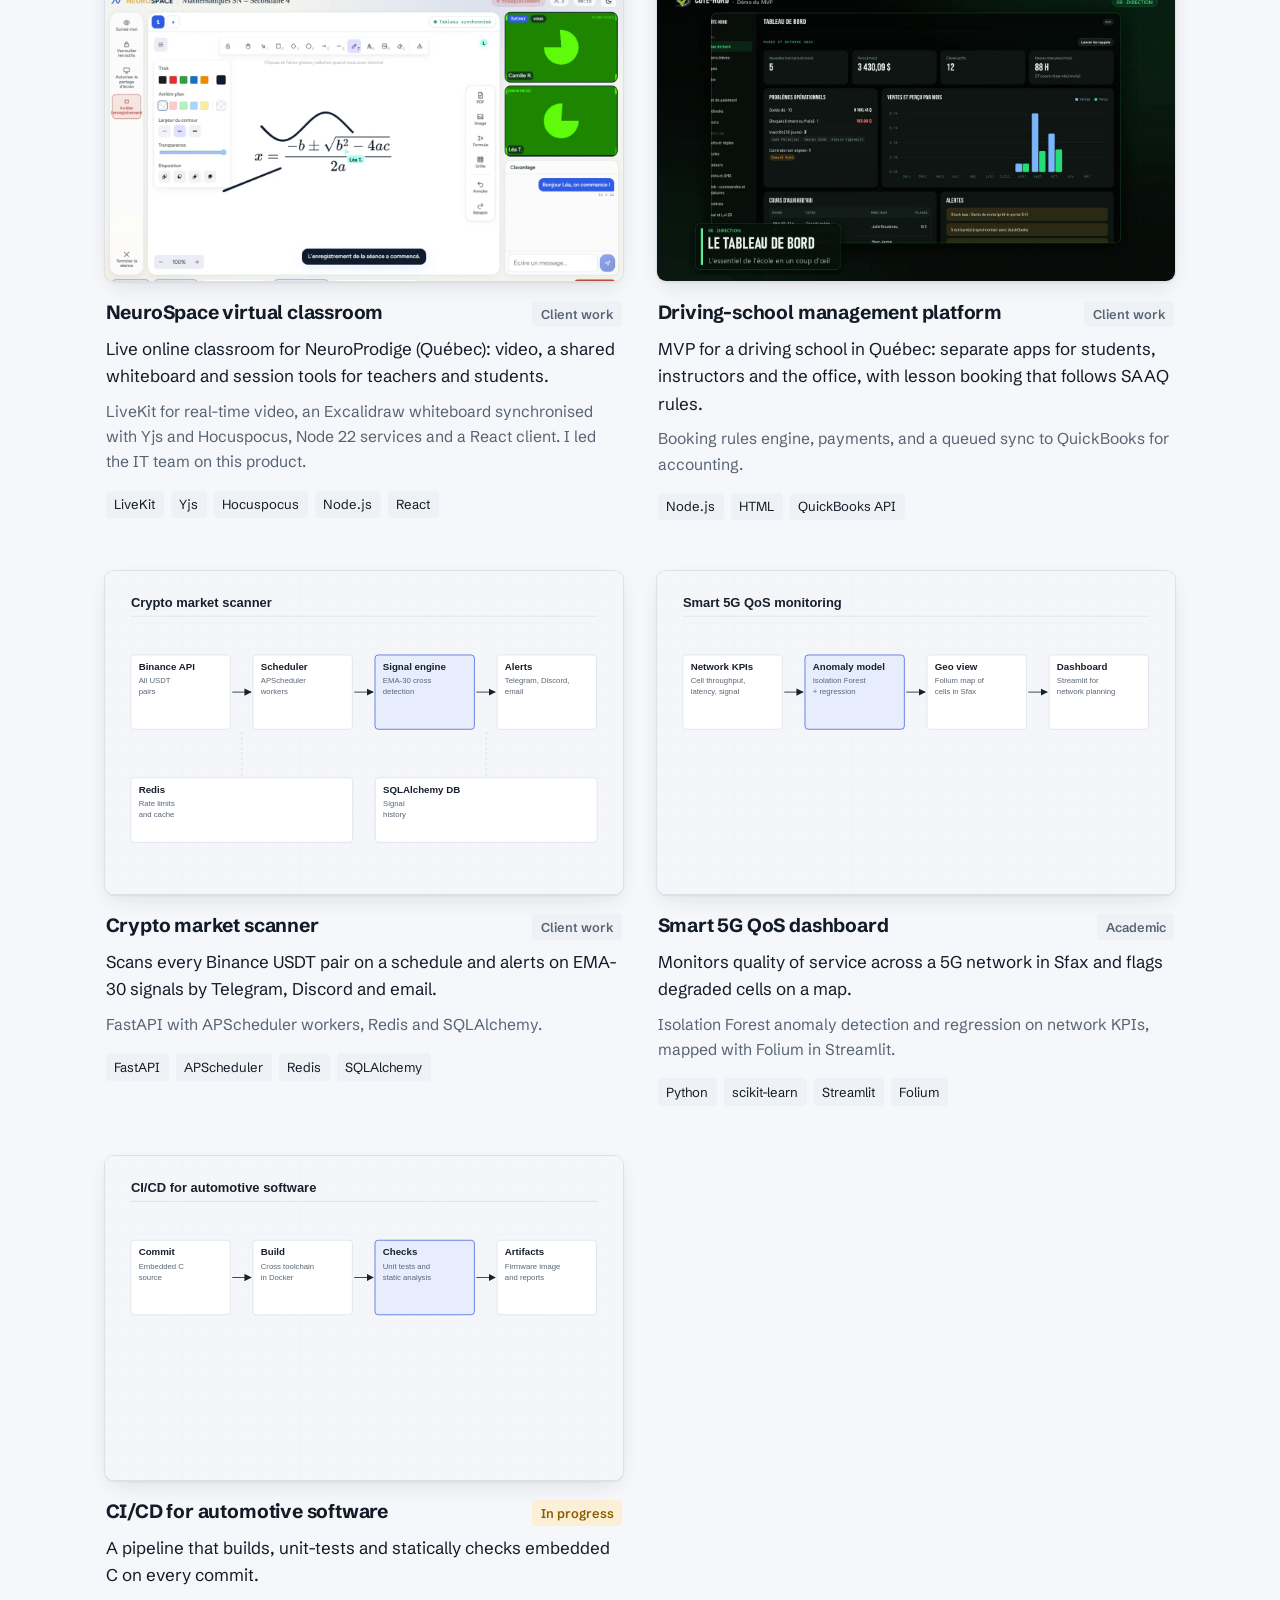
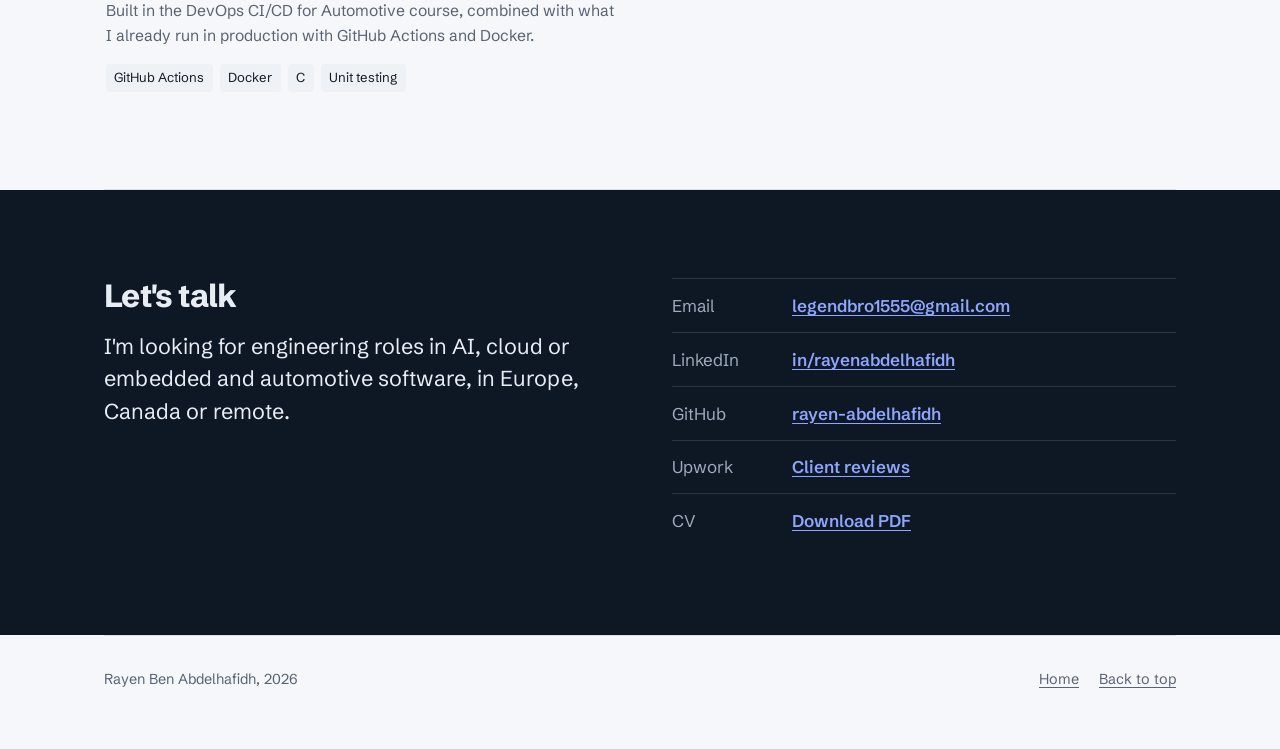
<file: cloud/index.html>
<!doctype html>
<html lang="en">
<head>
<meta charset="utf-8">
<meta name="viewport" content="width=device-width, initial-scale=1">
<title>Cloud, DevOps & networks | Rayen Ben Abdelhafidh</title>
<meta name="description" content="Containerised platforms, CI/CD and 5G network projects by Rayen Ben Abdelhafidh.">
<meta property="og:title" content="Cloud, DevOps & networks | Rayen Ben Abdelhafidh">
<meta property="og:description" content="Containerised platforms, CI/CD and 5G network projects by Rayen Ben Abdelhafidh.">
<meta property="og:image" content="https://rayen-abdelhafidh.github.io/img/og.jpg">
<meta name="twitter:card" content="summary_large_image">
<link rel="icon" href="../img/rayen.webp">
<link rel="preconnect" href="https://fonts.googleapis.com">
<link rel="preconnect" href="https://fonts.gstatic.com" crossorigin>
<link href="https://fonts.googleapis.com/css2?family=Schibsted+Grotesk:wght@400;600;700;800&display=swap" rel="stylesheet">
<link rel="stylesheet" href="../style.css?v=14">
</head>
<body data-page="cloud" data-root="../">
<div class="wrap">
<header id="top"></header>
<main id="main"><noscript><p>This site needs JavaScript to show projects. Contact: legendbro1555@gmail.com</p></noscript></main>
<footer id="foot"></footer>
</div>
<script src="../data.js?v=14"></script>
<script src="../app.js?v=14"></script>
</body>
</html>
</file>
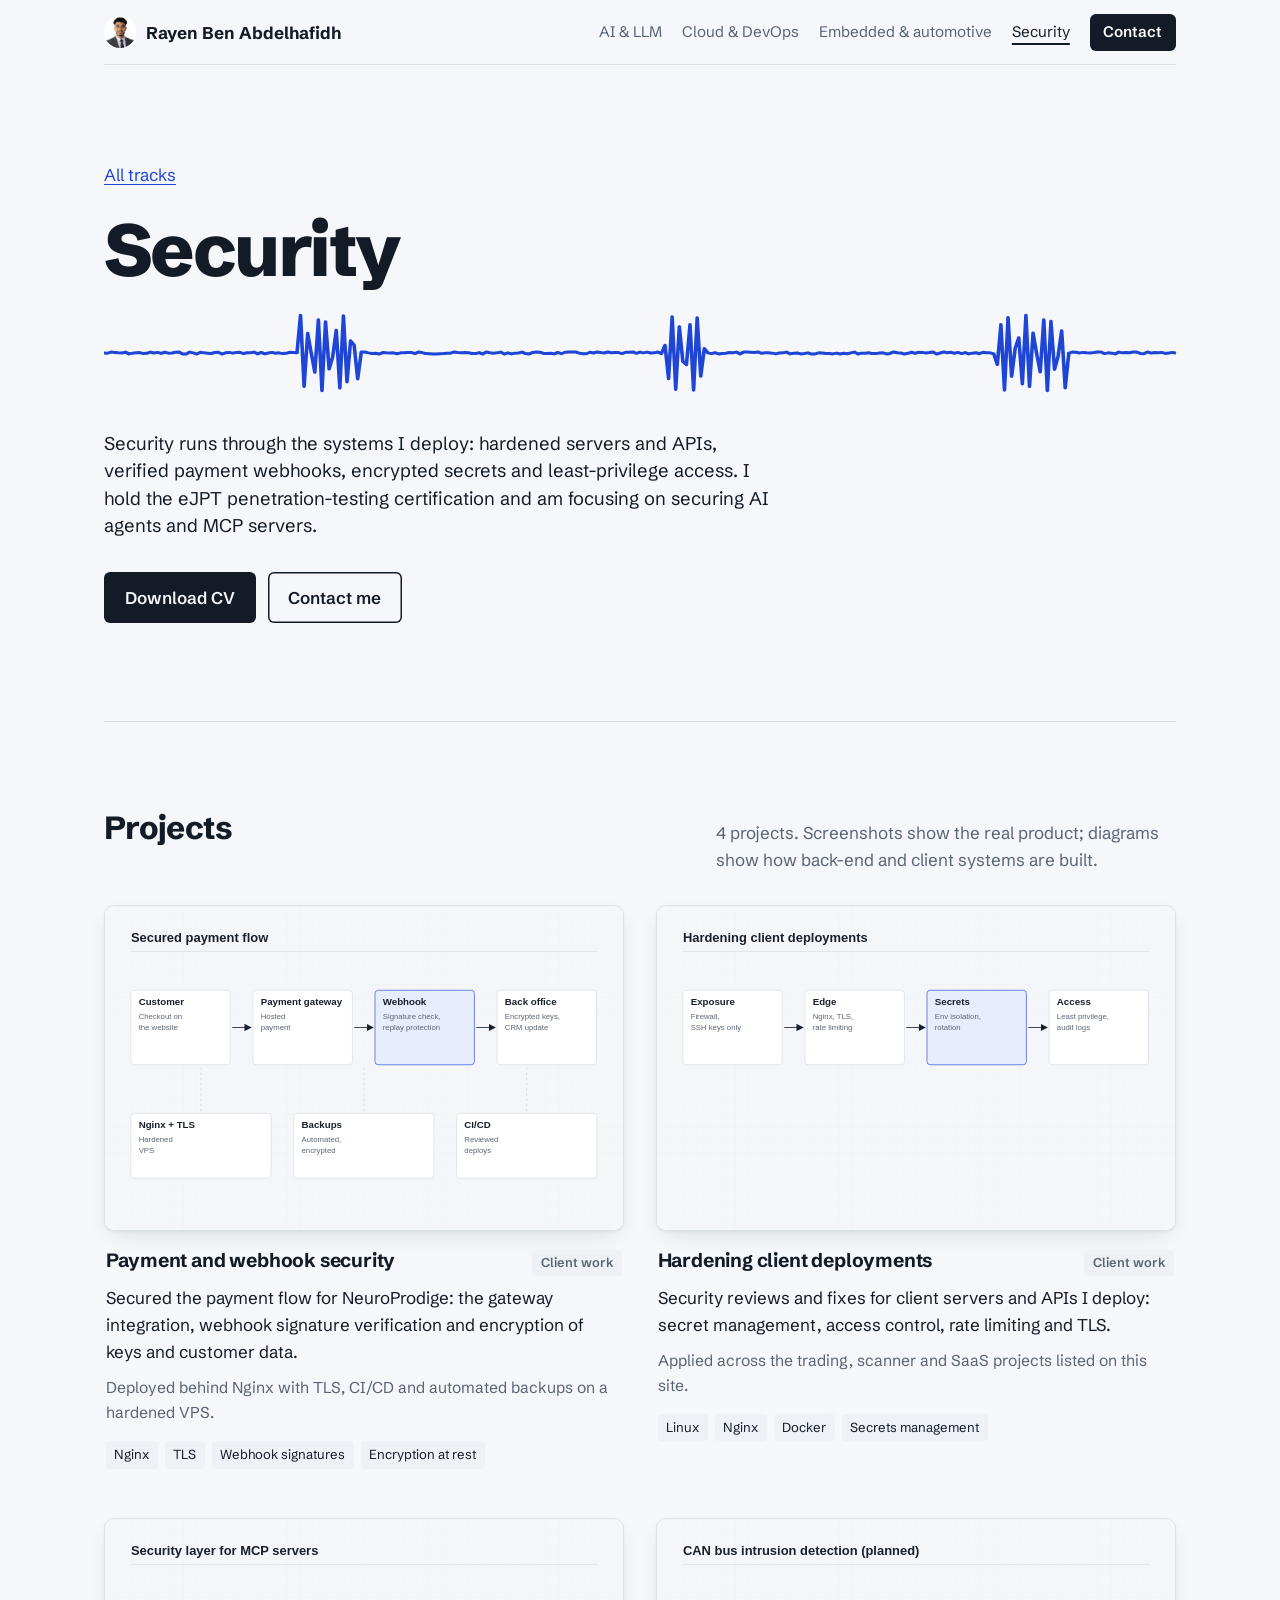
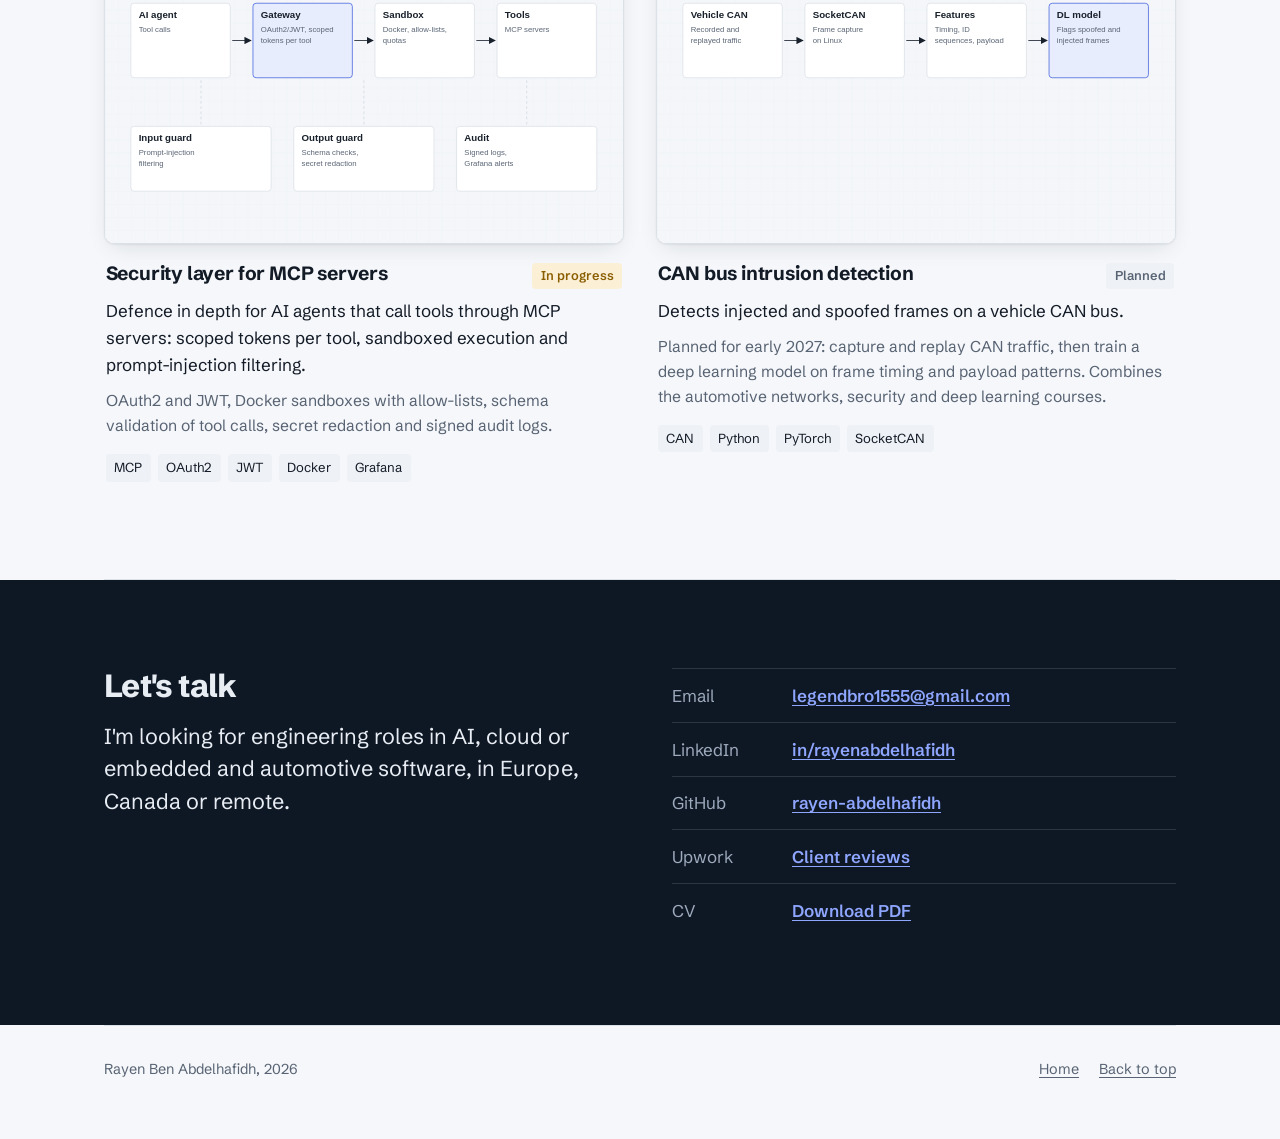
<file: security/index.html>
<!doctype html>
<html lang="en">
<head>
<meta charset="utf-8">
<meta name="viewport" content="width=device-width, initial-scale=1">
<title>Security | Rayen Ben Abdelhafidh</title>
<meta name="description" content="Server, API, payment and AI agent security work by Rayen Ben Abdelhafidh.">
<meta property="og:title" content="Security | Rayen Ben Abdelhafidh">
<meta property="og:description" content="Server, API, payment and AI agent security work by Rayen Ben Abdelhafidh.">
<meta property="og:image" content="https://rayen-abdelhafidh.github.io/img/og.jpg">
<meta name="twitter:card" content="summary_large_image">
<link rel="icon" href="../img/rayen.webp">
<link rel="preconnect" href="https://fonts.googleapis.com">
<link rel="preconnect" href="https://fonts.gstatic.com" crossorigin>
<link href="https://fonts.googleapis.com/css2?family=Schibsted+Grotesk:wght@400;600;700;800&display=swap" rel="stylesheet">
<link rel="stylesheet" href="../style.css?v=14">
</head>
<body data-page="security" data-root="../">
<div class="wrap">
<header id="top"></header>
<main id="main"><noscript><p>This site needs JavaScript to show projects. Contact: legendbro1555@gmail.com</p></noscript></main>
<footer id="foot"></footer>
</div>
<script src="../data.js?v=14"></script>
<script src="../app.js?v=14"></script>
</body>
</html>
</file>
<file: style.css>
:root {
  --paper: #f5f7fa;
  --panel: #ffffff;
  --ink: #131b27;
  --muted: #586373;
  --rule: #dbe1e8;
  --rule-strong: #131b27;
  --signal: #1f45d6;
  --signal-soft: #e9eefc;
  --live: #8a5d00;
  --live-bg: #fbf0d6;
  --tag-bg: #eef1f5;
  --ok: #16a34a;
  --shadow: 0 1px 2px rgba(19, 27, 39, .06), 0 8px 24px -8px rgba(19, 27, 39, .14);
  --font: "Schibsted Grotesk", system-ui, sans-serif;
  color-scheme: light;
}
@media (prefers-color-scheme: dark) {
  :root:not([data-theme="light"]) {
    --paper: #0f141b; --panel: #151c25; --ink: #e6ebf1; --muted: #98a3b2;
    --rule: #263140; --rule-strong: #e6ebf1; --signal: #86a0ff; --signal-soft: #1b2440;
    --live: #e8b53a; --live-bg: #2b2414; --tag-bg: #1c2532; --ok: #4ade80;
    --shadow: 0 1px 2px rgba(0, 0, 0, .3), 0 10px 30px -10px rgba(0, 0, 0, .6);
    color-scheme: dark;
  }
}

* { box-sizing: border-box; }
html { scroll-behavior: smooth; }
body { margin: 0; overflow-x: hidden; background: var(--paper); color: var(--ink);
  font-family: var(--font); font-size: 1.0625rem; line-height: 1.6; -webkit-font-smoothing: antialiased; }
img { max-width: 100%; display: block; }
a { color: var(--signal); text-underline-offset: 3px; }
a:focus-visible, .btn:focus-visible { outline: 2px solid var(--signal); outline-offset: 3px; border-radius: 3px; }

.wrap { max-width: 72rem; margin: 0 auto; padding: 0 clamp(16px, 4vw, 40px); }

/* ---------- Top bar ---------- */
#top { position: sticky; top: 0; z-index: 10; display: flex; flex-wrap: wrap; gap: .5rem 1.5rem; align-items: center; justify-content: space-between;
  padding: .85rem 0; background: color-mix(in srgb, var(--paper) 88%, transparent); backdrop-filter: blur(10px); border-bottom: 1px solid var(--rule); }
.brand { display: inline-flex; align-items: center; gap: .6rem; font-weight: 700; color: var(--ink); text-decoration: none; }
.brand img { width: 32px; height: 32px; border-radius: 50%; object-fit: cover; }
#top nav { display: flex; flex-wrap: wrap; align-items: center; gap: .25rem 1.25rem; }
#top nav a { color: var(--muted); text-decoration: none; font-size: .95rem; }
#top nav a:hover, #top nav a[aria-current] { color: var(--ink); }
#top nav a[aria-current] { text-decoration: underline; text-decoration-thickness: 2px; text-underline-offset: 6px; }
#top nav .nav-cta { color: var(--panel); background: var(--ink); padding: .4rem .85rem; border-radius: 6px; font-weight: 600; }
#top nav .nav-cta:hover { background: var(--signal); color: #fff; }

/* ---------- Type ---------- */
h1 { font-size: clamp(2.3rem, 6.4vw, 4.6rem); line-height: 1.02; letter-spacing: -.035em; font-weight: 800; margin: 0 0 1.25rem; overflow-wrap: break-word; }
h2 { font-size: clamp(1.5rem, 2.6vw, 2rem); line-height: 1.15; letter-spacing: -.02em; font-weight: 750; margin: 0; }
h3 { font-size: 1.2rem; line-height: 1.3; font-weight: 700; margin: 0; letter-spacing: -.01em; }
p { margin: 0 0 .6rem; }
.lede { font-size: clamp(1.15rem, 1.8vw, 1.35rem); line-height: 1.5; max-width: 40ch; }
.track-hero .lede { max-width: 62ch; font-size: 1.15rem; }

section { padding: clamp(3rem, 7vw, 5.5rem) 0; border-bottom: 1px solid var(--rule); }
section:last-child { border-bottom: 0; }
.sec-head { display: flex; flex-wrap: wrap; justify-content: space-between; align-items: baseline; gap: .5rem 2rem; margin-bottom: 2rem; }
.sec-head p { color: var(--muted); max-width: 46ch; margin: 0; }
.sub-h { font-size: 1.35rem; margin: 4rem 0 1.5rem; }
.sub-h2 { margin-top: 2rem; }

/* ---------- Hero ---------- */
.hero { display: grid; grid-template-columns: minmax(0, 1.55fr) minmax(0, 1fr); gap: 2rem clamp(2rem, 5vw, 4.5rem); align-items: center;
  padding-top: clamp(3rem, 8vw, 6rem); }
.avail { display: inline-flex; align-items: center; gap: .55rem; font-size: .95rem; color: var(--muted); margin-bottom: 1.5rem; }
.dot { width: 9px; height: 9px; border-radius: 50%; background: var(--ok); box-shadow: 0 0 0 4px color-mix(in srgb, var(--ok) 22%, transparent); }
.portrait { margin: 0; justify-self: end; width: min(100%, 330px); }
.portrait img { width: 100%; height: auto; aspect-ratio: 4 / 5; object-fit: cover; object-position: 50% 20%; border-radius: 10px; box-shadow: var(--shadow); background: #fff; }
.portrait figcaption { margin-top: .75rem; color: var(--muted); font-size: .92rem; }
/* Currently + worked with */
.now, .clients { grid-column: 1 / -1; display: grid; grid-template-columns: 9rem minmax(0, 1fr); gap: 1rem 2rem;
  padding-top: 1.4rem; border-top: 1px solid var(--rule); align-items: baseline; }
.now { margin-top: 1.5rem; }
.now-h { font-size: .95rem; font-weight: 600; color: var(--muted); letter-spacing: 0; }
.now ul { list-style: none; margin: 0; padding: 0; display: grid; grid-template-columns: repeat(3, minmax(0, 1fr)); gap: 1rem 2rem; }
.now li { display: flex; flex-direction: column; gap: .15rem; padding-left: .9rem; border-left: 2px solid var(--signal); }
.now strong { font-size: 1.05rem; line-height: 1.3; }
.now span { color: var(--muted); font-size: .93rem; line-height: 1.4; }
.clients ul { list-style: none; margin: 0; padding: 0; display: flex; flex-wrap: wrap; gap: .5rem 2.25rem; }
.clients li { font-weight: 700; font-size: 1.05rem; color: var(--muted); letter-spacing: -.01em; }

/* Full-bleed ink bands: the one bold move, used at the tracks and the contact */
.band { --ink: #e8edf4; --muted: #9eabbd; --rule: rgba(255, 255, 255, .13); --rule-strong: #e8edf4; --signal: #8fa6ff; --panel: rgba(255, 255, 255, .04);
  background: #0e1724; color: var(--ink); margin-inline: calc(50% - 50vw); padding-inline: max(clamp(16px, 4vw, 40px), calc(50vw - 36rem + clamp(16px, 4vw, 40px))); border-bottom: 0; }
.band .wave-line { stroke: #c8d3f5; }
.band .channel:hover .wave-line { stroke: #8fa6ff; }
.band .wave-axis { stroke: rgba(255, 255, 255, .12); }
.band .btn { background: #e8edf4; color: #0e1724; }
@media (prefers-color-scheme: dark) { :root:not([data-theme="light"]) .band { background: #172234; } }

/* Case study facts */
.facts { margin: 1.1rem 0 0; display: grid; gap: .45rem; border-top: 1px solid var(--rule); padding-top: 1rem; }
.facts div { display: grid; grid-template-columns: 5rem 1fr; gap: 1rem; }
.facts dt { color: var(--muted); font-size: .92rem; }
.facts dd { margin: 0; font-size: .95rem; }

/* Editorial sections: heading column + content */
.editorial { display: grid; grid-template-columns: 15rem minmax(0, 1fr); gap: 1.5rem 3rem; align-items: start; }
.ed-head { position: sticky; top: 5.5rem; }
.ed-head h2 { margin-bottom: .6rem; }
.ed-head p { color: var(--muted); font-size: .98rem; max-width: 24ch; }
.editorial .timeline li:first-child { border-top: 0; padding-top: .2rem; }

.toolbox { display: grid; grid-template-columns: repeat(auto-fill, minmax(min(100%, 17rem), 1fr)); gap: 2rem 2.5rem; }
.tool-group h3 { font-size: 1rem; margin-bottom: .7rem; padding-bottom: .5rem; border-bottom: 2px solid var(--ink); }
.tool-group ul { list-style: none; margin: 0; padding: 0; }
.tool-group li { padding: .32rem 0; font-size: .96rem; color: var(--ink); border-bottom: 1px solid var(--rule); }

.creds { display: grid; grid-template-columns: repeat(2, minmax(0, 1fr)); gap: 2rem; margin-top: 2.5rem; }
.creds h3 { font-size: 1rem; margin-bottom: .5rem; }

.hero-actions { display: flex; flex-wrap: wrap; gap: .75rem; margin-top: 2rem; }
.btn { display: inline-block; padding: .75rem 1.3rem; background: var(--ink); color: var(--paper); text-decoration: none; font-weight: 600; border-radius: 6px; }
.btn:hover { background: var(--signal); color: #fff; }
.btn-quiet { background: transparent; color: var(--ink); box-shadow: inset 0 0 0 1.5px var(--rule-strong); }
.btn-quiet:hover { background: transparent; color: var(--signal); box-shadow: inset 0 0 0 1.5px var(--signal); }

.track-hero { display: block; }
.back { margin-bottom: 1.5rem; }

/* ---------- Channels (signature) ---------- */
.channels { list-style: none; margin: 0; padding: 0; border-top: 2px solid var(--rule-strong); }
.channel { display: grid; grid-template-columns: minmax(15rem, 1fr) minmax(0, 1.4fr) auto;
  grid-template-areas: "name wave count" "short wave count"; column-gap: 2.5rem; align-items: center;
  padding: 1.7rem .25rem; border-bottom: 1px solid var(--rule); color: var(--ink); text-decoration: none; transition: background .2s; }
.channel:hover { background: var(--panel); }
.ch-name { grid-area: name; font-size: clamp(1.4rem, 2.8vw, 1.9rem); font-weight: 750; letter-spacing: -.02em; line-height: 1.1; }
.ch-short { grid-area: short; color: var(--muted); font-size: .98rem; margin-top: .4rem; }
.channel .wave { grid-area: wave; height: 56px; }
.ch-count { grid-area: count; color: var(--muted); font-size: .95rem; white-space: nowrap; }
.channel:hover .ch-name, .channel:hover .ch-count { color: var(--signal); }
.channel:hover .wave-line { stroke: var(--signal); }

.wave { width: 100%; display: block; overflow: visible; }
.wave-axis { stroke: var(--rule); stroke-width: 1; }
.wave-line { fill: none; stroke: var(--ink); stroke-width: 1.6; stroke-linejoin: round; clip-path: inset(-20% 100% -20% 0); }
.ready .wave-line { clip-path: inset(-20% 0 -20% 0); transition: clip-path 1.8s cubic-bezier(.3,.1,.2,1); }
.channels li:nth-child(2) .wave-line { transition-delay: .15s; }
.channels li:nth-child(3) .wave-line { transition-delay: .3s; }
.channels li:nth-child(4) .wave-line { transition-delay: .45s; }
.wave-big { height: 90px; margin: .5rem 0 2rem; }
.wave-big .wave-line { stroke: var(--signal); stroke-width: 2; }

/* ---------- Media frames ---------- */
.frame { display: block; overflow: hidden; border-radius: 10px; border: 1px solid var(--rule); background: var(--panel); box-shadow: var(--shadow); text-decoration: none; }
.frame img { width: 100%; aspect-ratio: 16 / 10; object-fit: cover; object-position: top center; transition: transform .4s ease; }
.frame:hover img { transform: scale(1.015); }
.frame-bar { display: flex; align-items: center; gap: .75rem; height: 30px; padding: 0 .75rem; border-bottom: 1px solid var(--rule); background: var(--tag-bg); }
.frame-dots { width: 42px; height: 10px; background:
  radial-gradient(circle at 5px 5px, #ff5f57 4.5px, transparent 5px),
  radial-gradient(circle at 21px 5px, #febc2e 4.5px, transparent 5px),
  radial-gradient(circle at 37px 5px, #28c840 4.5px, transparent 5px); }
.frame-url { font-size: .78rem; color: var(--muted); white-space: nowrap; overflow: hidden; text-overflow: ellipsis; }
.frame-shot img { aspect-ratio: 16 / 9; object-position: left top; }
.frame-diagram img { object-fit: contain; background: #f4f6f9; }
.frame-photo img { object-position: center; }

/* ---------- Case studies ---------- */
.cases { display: grid; gap: clamp(3rem, 7vw, 5.5rem); }
.case { display: grid; grid-template-columns: minmax(0, 1.25fr) minmax(0, 1fr); gap: clamp(1.5rem, 4vw, 3.5rem); align-items: center; }
.case-flip .case-media { order: 2; }
.case h3 { font-size: clamp(1.45rem, 2.4vw, 1.85rem); letter-spacing: -.02em; margin-bottom: .75rem; }
.case-meta { display: flex; flex-wrap: wrap; align-items: center; gap: .5rem .9rem; font-size: .92rem; color: var(--muted); margin-bottom: .9rem; }
.case-meta a { color: var(--muted); }
.case-meta a:hover { color: var(--signal); }

.proj-what { max-width: 60ch; }
.proj-how { color: var(--muted); max-width: 60ch; font-size: .98rem; }
.proj-stack { display: flex; flex-wrap: wrap; gap: .4rem; margin-top: 1rem; }
.proj-stack span { font-size: .82rem; padding: .2rem .55rem; border-radius: 4px; background: var(--tag-bg); color: var(--ink); }
.proj-links { display: flex; gap: 1.25rem; margin-top: 1rem; font-weight: 600; }

.status { flex: none; font-size: .8rem; font-weight: 600; padding: .18rem .55rem; border-radius: 4px; background: var(--tag-bg); color: var(--muted); }
.status-live { background: #dcfce7; color: #166534; }
.status-progress { background: var(--live-bg); color: var(--live); }
@media (prefers-color-scheme: dark) { :root:not([data-theme="light"]) .status-live { background: #12301d; color: #4ade80; } }

/* ---------- Cards ---------- */
.cards { display: grid; grid-template-columns: repeat(auto-fill, minmax(min(100%, 22rem), 1fr)); gap: 2.5rem 2rem; }
.card { display: flex; flex-direction: column; gap: 1.1rem; }
.card .proj-head { display: flex; gap: 1rem; justify-content: space-between; align-items: baseline; margin-bottom: .5rem; }
.card-body { padding: 0 .1rem; }

/* ---------- Timeline ---------- */
.timeline { list-style: none; margin: 0; padding: 0; }
.timeline li { display: grid; grid-template-columns: 9rem 1fr; gap: 1.5rem; padding: 1.25rem 0; border-top: 1px solid var(--rule); }
.timeline p { max-width: 64ch; }
.tl-when { color: var(--muted); font-size: .95rem; padding-top: .15rem; }
.tl-org { color: var(--muted); margin-bottom: .35rem; }
.two-col { display: grid; grid-template-columns: 1.5fr 1fr; gap: 3rem; }
.two-col h2 { margin-bottom: 1.25rem; }
.plain { list-style: none; padding: 0; margin: 0; }
.plain li { padding: .55rem 0; border-top: 1px solid var(--rule); }

.skillgrid { list-style: none; padding: 0; margin: 0; display: grid; grid-template-columns: repeat(auto-fill, minmax(min(100%, 19rem), 1fr)); gap: 1rem; }
.skillgrid li { padding: 1.1rem 1.2rem; background: var(--panel); border: 1px solid var(--rule); border-radius: 8px; }
.skillgrid h3 { font-size: 1.05rem; margin-bottom: .3rem; }
.skillgrid p { color: var(--muted); font-size: .95rem; margin: 0; }

/* ---------- Contact ---------- */
.contact { display: grid; grid-template-columns: minmax(0, 1fr) minmax(0, 1fr); gap: 2rem 4rem; align-items: start; }
.contact h2 { margin-bottom: 1rem; }
.contact-list { list-style: none; padding: 0; margin: 0; }
.contact-list li { display: grid; grid-template-columns: 6.5rem 1fr; gap: 1rem; padding: .8rem 0; border-top: 1px solid var(--rule); }
.contact-list li span { color: var(--muted); }
.contact-list a { font-weight: 600; overflow-wrap: anywhere; }

#foot { display: flex; flex-wrap: wrap; justify-content: space-between; gap: 1rem; padding: 2rem 0 3rem; color: var(--muted); font-size: .9rem; border-top: 1px solid var(--rule); }
#foot a { color: var(--muted); margin-left: 1rem; }

/* ---------- Responsive ---------- */
@media (max-width: 900px) {
  .hero { grid-template-columns: 1fr; }
  .portrait { justify-self: start; width: 200px; grid-row: 1; }
  .portrait img { aspect-ratio: 1; border-radius: 50%; }
  .portrait figcaption { display: none; }
  .now, .clients { grid-template-columns: 1fr; gap: .75rem; }
  .now ul { grid-template-columns: 1fr; }
  .editorial { grid-template-columns: 1fr; }
  .ed-head { position: static; }
  .ed-head p { max-width: none; }
  .case, .contact { grid-template-columns: 1fr; }
  .case-flip .case-media { order: 0; }
}
@media (max-width: 760px) {
  #top { flex-wrap: nowrap; }
  #top nav a:not(.nav-cta) { display: none; }
  .brand { font-size: .95rem; }
  .channel { grid-template-columns: 1fr auto; grid-template-areas: "name count" "short short" "wave wave"; row-gap: .5rem; }
  .channel .wave { height: 44px; margin-top: .5rem; }
  .timeline li { grid-template-columns: 1fr; gap: .25rem; }
  .two-col { grid-template-columns: 1fr; gap: 0; }
  .two-col > div + div { margin-top: 2.5rem; }
  .creds { grid-template-columns: 1fr; }
  .facts div { grid-template-columns: 4.5rem 1fr; }
  .card .proj-head { flex-direction: column; gap: .4rem; }
  .portrait { width: 140px; }
}
@media (prefers-reduced-motion: reduce) {
  html { scroll-behavior: auto; }
  .wave-line, .ready .wave-line { transition: none; clip-path: none; }
  .frame img { transition: none; }
}
</file>
